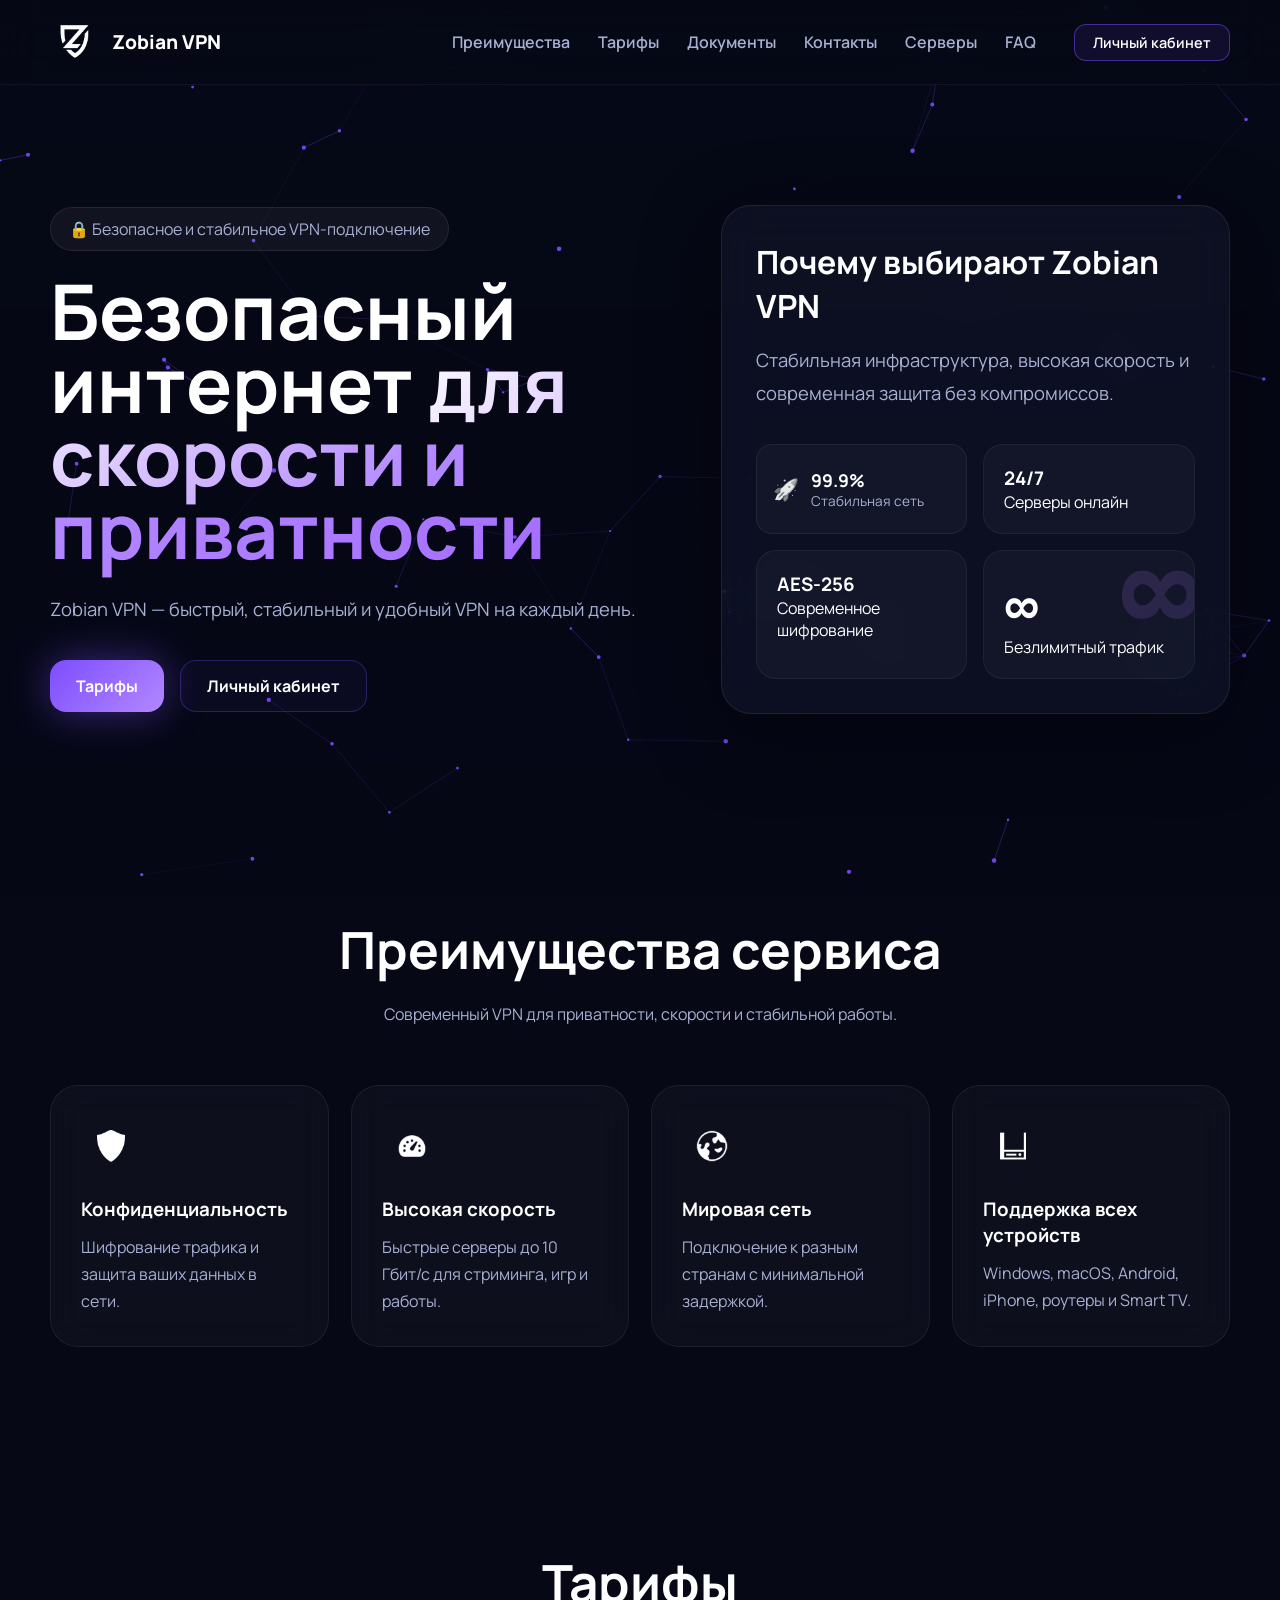
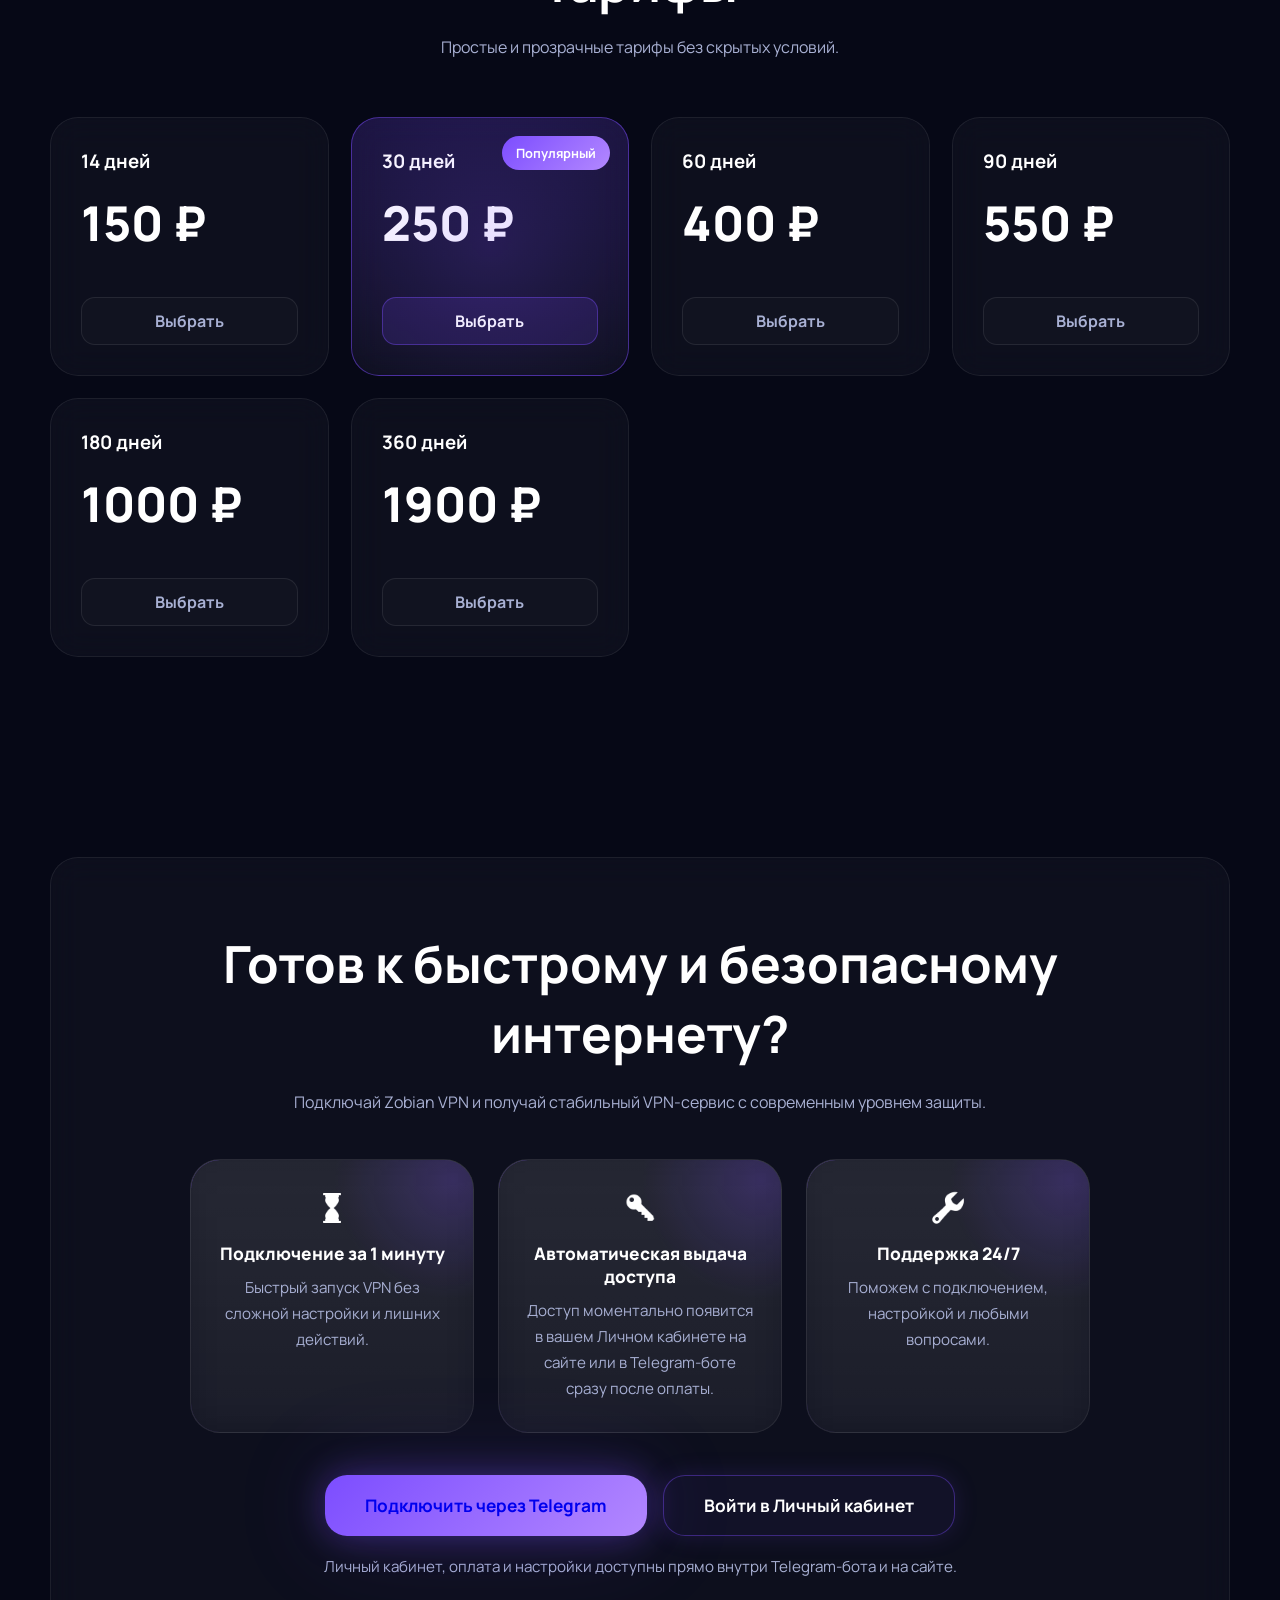
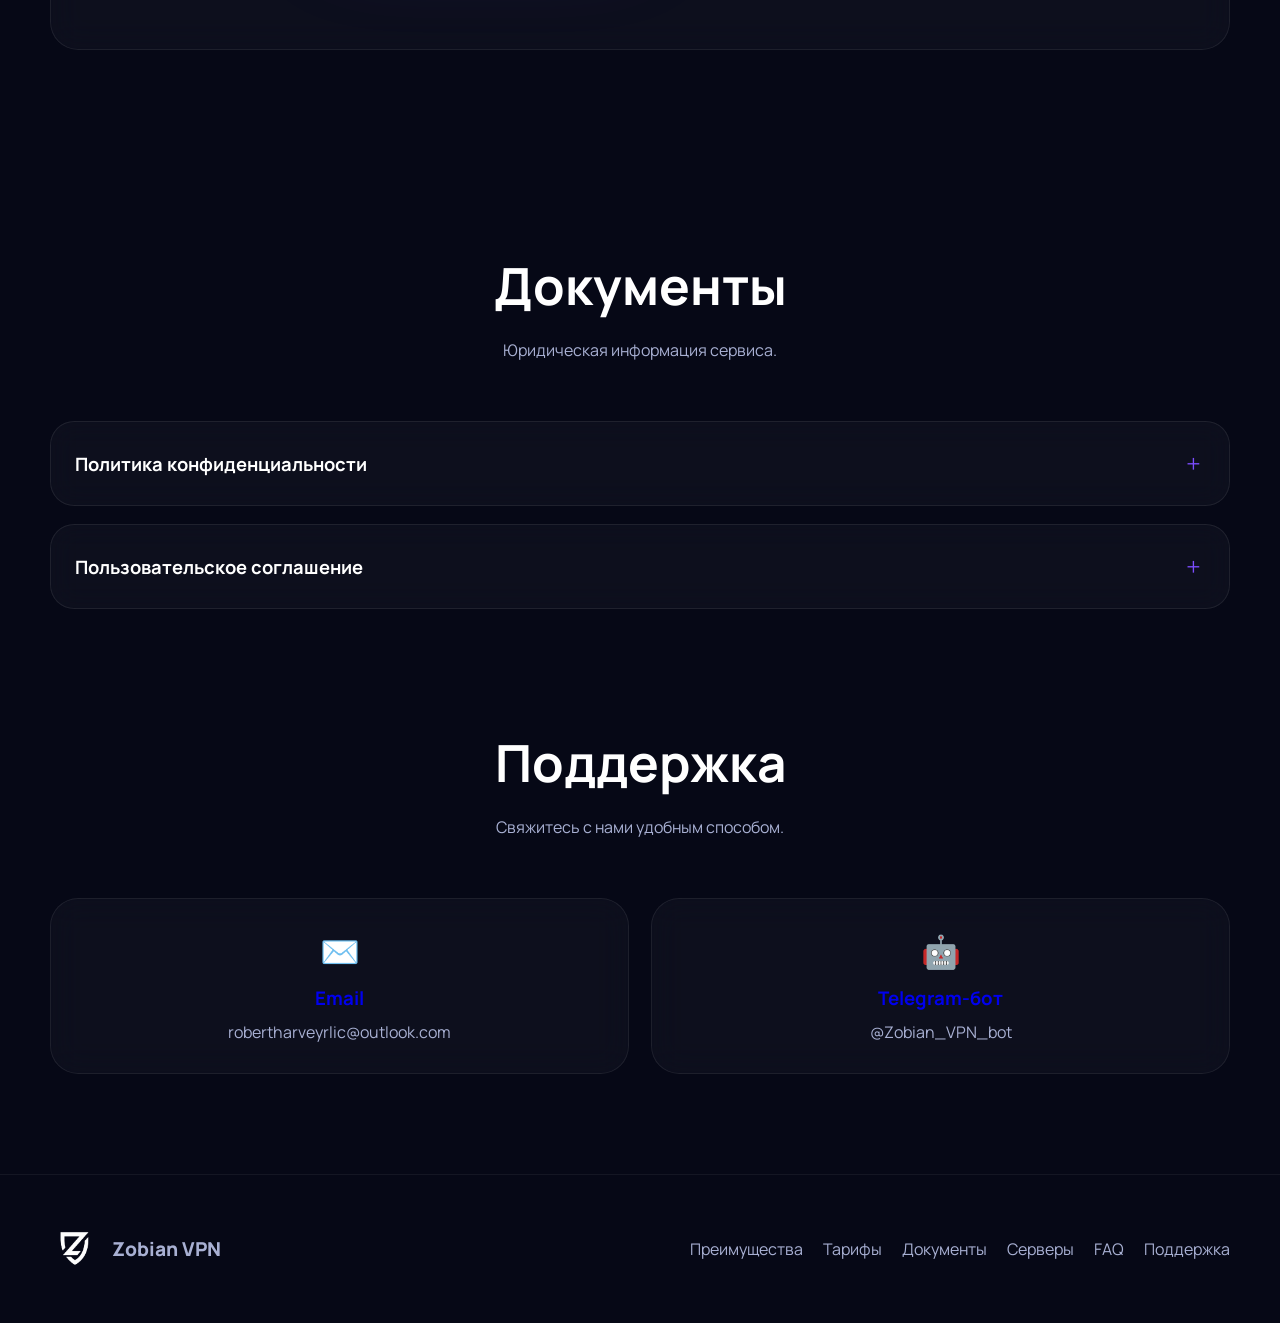
<file: index.html>
<!DOCTYPE html>
<html lang="ru">
<head>
  <meta charset="UTF-8" />
  <meta name="viewport" content="width=device-width, initial-scale=1.0" />
  <title>Zobian VPN</title>

  <link rel="icon" type="image/png" href="logo.png">

  <link rel="preconnect" href="https://fonts.googleapis.com">
  <link rel="preconnect" href="https://fonts.gstatic.com" crossorigin>
  <link href="https://fonts.googleapis.com/css2?family=Manrope:wght@400;500;700;800&display=swap" rel="stylesheet">
  <link rel="stylesheet" href="style.css">
</head>
<body>
  <canvas id="particles-canvas" aria-hidden="true"></canvas>
  <div class="noise"></div>
  <header>
    <div class="container nav">
      <div class="logo" onclick="window.scrollTo({top: 0, behavior: 'smooth'});" style="cursor:pointer;">
        <div class="logo-box">
          <img src="logo.png" alt="logo" style="width:100%;height:100%;object-fit:contain;" onerror="this.style.display='none'; this.parentNode.innerHTML='ZB';">
        </div>
        <span>Zobian VPN</span>
      </div>
      <div class="nav-links" id="navLinks">
        <a href="#features">Преимущества</a>
        <a href="#pricing">Тарифы</a>
        <a href="#docs">Документы</a>
        <a href="#contact">Контакты</a>
        <a href="servers.html">Серверы</a>
        <a href="faq.html">FAQ</a>
        <a href="https://miniapp.zobian.pro/" class="btn-cabinet">Личный кабинет</a>
      </div>
      <button class="burger" id="burgerBtn" onclick="document.getElementById('navLinks').classList.toggle('active'); this.classList.toggle('active');">
        <span></span>
        <span></span>
        <span></span>
      </button>
    </div>
  </header>
  <section class="hero">
    <div class="container hero-grid">
      <div>
        <div class="badge">🔒 Безопасное и стабильное VPN-подключение</div>
        <h1>Безопасный интернет&nbsp;<span class="gradient">для <br>скорости и приватности</span></h1>
        <p>Zobian VPN — быстрый, стабильный и удобный VPN на каждый день.</p>
        <div class="hero-actions">
          <a href="#pricing" class="btn btn-primary">Тарифы</a>
          <a href="https://miniapp.zobian.pro/" class="btn" style="border:1px solid rgba(124,77,255,.3);color:#fff;background:rgba(124,77,255,.05);">Личный кабинет</a>
        </div>
      </div>
      <div class="glass-card">
        <h2 style="font-size:2rem;margin-bottom:16px;">Почему выбирают Zobian VPN</h2>
        <p style="color:var(--muted);line-height:1.8;">Стабильная инфраструктура, высокая скорость и современная защита без компромиссов.</p>
        <div class="stats">
          <div class="stat mini">
            <div class="icon rocket-icon">🚀</div>
            <div>
              <div class="value">99.9%</div>
              <div class="label">Стабильная сеть</div>
            </div>
          </div>
          <div class="stat"><h3>24/7</h3><span>Серверы онлайн</span></div>
          <div class="stat"><h3>AES-256</h3><span>Современное шифрование</span></div>
          <div class="stat infinity-stat">
            <div class="infinity-bg">∞</div>
            <h3>∞</h3>
            <span>Безлимитный трафик</span>
          </div>
        </div>
      </div>
    </div>
  </section>
  <section class="section" id="features">
    <div class="container">
      <h2 class="section-title">Преимущества сервиса</h2>
      <p class="section-subtitle">Современный VPN для приватности, скорости и стабильной работы.</p>
      <div class="features-grid">
        <div class="feature-card"><div class="feature-icon"><img src="shield.png" alt="" style="width:32px;height:32px;filter:brightness(0) invert(1);"></div><h3>Конфиденциальность</h3><p style="color:var(--muted);margin-top:12px;line-height:1.7;">Шифрование трафика и защита ваших данных в сети.</p></div>
        <div class="feature-card"><div class="feature-icon"><img src="speed.png" alt="" style="width:32px;height:32px;filter:brightness(0) invert(1);"></div><h3>Высокая скорость</h3><p style="color:var(--muted);margin-top:12px;line-height:1.7;">Быстрые серверы до 10 Гбит/с для стриминга, игр и работы.</p></div>
        <div class="feature-card"><div class="feature-icon"><img src="planet.png" alt="" style="width:32px;height:32px;filter:brightness(0) invert(1);"></div><h3>Мировая сеть</h3><p style="color:var(--muted);margin-top:12px;line-height:1.7;">Подключение к разным странам с минимальной задержкой.</p></div>
        <div class="feature-card"><div class="feature-icon"><img src="pc.png" alt="" style="width:32px;height:32px;filter:brightness(0) invert(1);"></div><h3>Поддержка всех устройств</h3><p style="color:var(--muted);margin-top:12px;line-height:1.7;">Windows, macOS, Android, iPhone, роутеры и Smart TV.</p></div>
      </div>
    </div>
  </section>
  <section class="section" id="pricing">
    <div class="container">
      <h2 class="section-title">Тарифы</h2>
      <p class="section-subtitle">Простые и прозрачные тарифы без скрытых условий.</p>
      <div class="pricing-grid">
        <a href="https://miniapp.zobian.pro/subscription/purchase" class="price-card">
          <h3>14 дней</h3>
          <div class="price">150 ₽</div>
          <div class="btn-select">Выбрать</div>
        </a>
        <a href="https://miniapp.zobian.pro/subscription/purchase" class="price-card popular">
          <h3>30 дней</h3>
          <div class="price">250 ₽</div>
          <div class="popular-badge">Популярный</div>
          <div class="btn-select">Выбрать</div>
        </a>
        <a href="https://miniapp.zobian.pro/subscription/purchase" class="price-card">
          <h3>60 дней</h3>
          <div class="price">400 ₽</div>
          <div class="btn-select">Выбрать</div>
        </a>
        <a href="https://miniapp.zobian.pro/subscription/purchase" class="price-card">
          <h3>90 дней</h3>
          <div class="price">550 ₽</div>
          <div class="btn-select">Выбрать</div>
        </a>
        <a href="https://miniapp.zobian.pro/subscription/purchase" class="price-card">
          <h3>180 дней</h3>
          <div class="price">1000 ₽</div>
          <div class="btn-select">Выбрать</div>
        </a>
        <a href="https://miniapp.zobian.pro/subscription/purchase" class="price-card">
          <h3>360 дней</h3>
          <div class="price">1900 ₽</div>
          <div class="btn-select">Выбрать</div>
        </a>
      </div>
    </div>
  </section>
  <section class="section">
    <div class="container">
      <div class="cta-box" id="ctaBox">
        <h2 class="section-title" style="margin-bottom:20px;">Готов к быстрому и безопасному интернету?</h2>
        <p class="section-subtitle" style="margin-bottom:20px;">Подключай Zobian VPN и получай стабильный VPN-сервис с современным уровнем защиты.</p>
        <div class="trust-grid">
          <div class="trust-card">
            <img src="timer.png" alt="" style="width:36px;height:36px;margin-bottom:16px;filter:brightness(0) invert(1);">
            <div class="trust-title">Подключение за 1 минуту</div>
            <div class="trust-text">Быстрый запуск VPN без сложной настройки и лишних действий.</div>
          </div>
          <div class="trust-card">
            <img src="send.png" alt="" style="width:36px;height:36px;margin-bottom:16px;filter:brightness(0) invert(1);">
            <div class="trust-title">Автоматическая выдача доступа</div>
            <div class="trust-text">Доступ моментально появится в вашем Личном кабинете на сайте или в Telegram-боте сразу после оплаты.</div>
          </div>
          <div class="trust-card">
            <img src="tp.png" alt="" style="width:36px;height:36px;margin-bottom:16px;filter:brightness(0) invert(1);">
            <div class="trust-title">Поддержка 24/7</div>
            <div class="trust-text">Поможем с подключением, настройкой и любыми вопросами.</div>
          </div>
        </div>
        <div class="cta-buttons">
          <a href="https://t.me/Zobian_VPN_bot" target="_blank" class="btn telegram-btn">Подключить через Telegram</a>
          <a href="https://miniapp.zobian.pro/" target="_blank" class="btn cta-cabinet-btn">Войти в Личный кабинет</a>
        </div>
        <p style="margin-top:18px;font-size:.95rem;color:var(--muted);line-height:1.7;">Личный кабинет, оплата и настройки доступны прямо внутри Telegram-бота и на сайте.</p>
      </div>
    </div>
  </section>
  <section class="section" id="docs">
    <div class="container">
      <h2 class="section-title">Документы</h2>
      <p class="section-subtitle">Юридическая информация сервиса.</p>

      <details class="accordion">
        <summary>Политика конфиденциальности</summary>
        <div class="accordion-content">
          <p><strong style="color:#fff;">1. Общие положения</strong></p>
          <p>1.1. Настоящая Политика конфиденциальности (далее — «Политика») регулирует порядок обработки и защиты информации, которую Пользователь передаёт при использовании сервиса (далее — «Сервис»).</p>
          <p>1.2. Используя Сервис, Пользователь подтверждает своё согласие с условиями Политики. Если Пользователь не согласен с условиями — он обязан прекратить использование Сервиса.</p>
          <p style="margin-top:16px;"><strong style="color:#fff;">2. Сбор информации</strong></p>
          <p>2.1. Сервис может собирать следующие типы данных: идентификаторы аккаунта (логин, ID, никнейм и т.п.); техническую информацию (IP-адрес, данные о браузере, устройстве и операционной системе); историю взаимодействий с Сервисом.</p>
          <p>2.2. Сервис не требует от Пользователя предоставления паспортных данных, документов, фотографий или другой личной информации, кроме минимально необходимой для работы.</p>
          <p style="margin-top:16px;"><strong style="color:#fff;">3. Использование информации</strong></p>
          <p>3.1. Сервис может использовать полученную информацию исключительно для: обеспечения работы функционала; связи с Пользователем (в том числе для уведомлений и поддержки); анализа и улучшения работы Сервиса.</p>
          <p style="margin-top:16px;"><strong style="color:#fff;">4. Передача информации третьим лицам</strong></p>
          <p>4.1. Администрация не передаёт полученные данные третьим лицам, за исключением случаев: если это требуется по закону; если это необходимо для исполнения обязательств перед Пользователем (например, при работе с платёжными системами); если Пользователь сам дал на это согласие.</p>
          <p style="margin-top:16px;"><strong style="color:#fff;">5. Хранение и защита данных</strong></p>
          <p>5.1. Данные хранятся в течение срока, необходимого для достижения целей обработки.</p>
          <p>5.2. Администрация принимает разумные меры для защиты данных, но не гарантирует абсолютную безопасность информации при передаче через интернет.</p>
          <p style="margin-top:16px;"><strong style="color:#fff;">6. Отказ от ответственности</strong></p>
          <p>6.1. Пользователь понимает и соглашается, что передача информации через интернет всегда сопряжена с рисками.</p>
          <p>6.2. Администрация не несёт ответственности за утрату, кражу или раскрытие данных, если это произошло по вине третьих лиц или самого Пользователя.</p>
          <p style="margin-top:16px;"><strong style="color:#fff;">7. Изменения в Политике</strong></p>
          <p>7.1. Администрация вправе изменять условия Политики без предварительного уведомления.</p>
          <p>7.2. Продолжение использования Сервиса после внесения изменений означает согласие Пользователя с новой редакцией Политики.</p>
        </div>
      </details>

      <details class="accordion">
        <summary>Пользовательское соглашение</summary>
        <div class="accordion-content">
          <p><strong style="color:#fff;">1. Общие положения</strong></p>
          <p>1.1. Настоящее Пользовательское соглашение (далее — «Соглашение») регулирует порядок использования онлайн-сервиса (далее — «Сервис»), предоставляемого Администрацией.</p>
          <p>1.2. Используя Сервис, включая запуск бота, регистрацию, оплату услуг или получение доступа к материалам, Пользователь подтверждает, что полностью ознакомился с условиями настоящего Соглашения и принимает их в полном объёме.</p>
          <p>1.3. В случае несогласия с условиями Соглашения Пользователь обязан прекратить использование Сервиса.</p>
          <p style="margin-top:16px;"><strong style="color:#fff;">2. Характер услуг и цифровых товаров</strong></p>
          <p>2.1. Сервис предоставляет цифровые товары и услуги нематериального характера, включая, но не ограничиваясь: информационные материалы, обучающие программы, консультации, цифровые продукты и сервисные услуги.</p>
          <p>2.2. Пользователь осознаёт и соглашается, что ценность цифровых товаров и услуг Сервиса заключается в систематизации, анализе, форме подачи, сопровождении, поддержке и обновлениях.</p>
          <p>2.3. Сервис не заявляет и не гарантирует уникальность, исключительность или недоступность отдельных элементов материалов вне Сервиса.</p>
          <p style="margin-top:16px;"><strong style="color:#fff;">3. Отказ от гарантий и ответственности</strong></p>
          <p>3.1. Сервис предоставляется на условиях «AS IS» («как есть»).</p>
          <p>3.2. Администрация не гарантирует: соответствие Сервиса ожиданиям Пользователя; достижение каких-либо финансовых, коммерческих, профессиональных или иных результатов; бесперебойную и безошибочную работу Сервиса.</p>
          <p>3.3. Администрация не несёт ответственности за любые прямые или косвенные убытки, включая упущенную выгоду; последствия применения Пользователем полученных материалов; действия или бездействие третьих лиц; временные технические сбои и ограничения доступа.</p>
          <p>3.4. Все решения о применении материалов, рекомендаций и услуг принимаются Пользователем самостоятельно и на его риск.</p>
          <p style="margin-top:16px;"><strong style="color:#fff;">4. Законность использования</strong></p>
          <p>4.1. Сервис не предназначен для поощрения, организации или содействия противоправной деятельности.</p>
          <p>4.2. Пользователь обязуется использовать Сервис исключительно в рамках применимого законодательства и правил третьих сторон.</p>
          <p>4.3. Ответственность за законность использования материалов и услуг Сервиса полностью возлагается на Пользователя.</p>
          <p style="margin-top:16px;"><strong style="color:#fff;">5. Интеллектуальная собственность</strong></p>
          <p>5.1. Все материалы, размещённые в Сервисе, охраняются законодательством об интеллектуальной собственности.</p>
          <p>5.2. Пользователю запрещается копировать, распространять, перепродавать, передавать третьим лицам или иным образом использовать материалы Сервиса без разрешения правообладателя.</p>
          <p>5.3. Нарушение прав интеллектуальной собственности может повлечь ограничение доступа к Сервису без компенсации.</p>
          <p style="margin-top:16px;"><strong style="color:#fff;">6. Ограничение доступа</strong></p>
          <p>6.1. Администрация вправе приостановить или ограничить доступ Пользователя к Сервису в случае: нарушения условий настоящего Соглашения; выявления злоупотреблений; требований законодательства или платёжных провайдеров.</p>
          <p>6.2. Ограничение доступа не освобождает Пользователя от обязательств, возникших ранее.</p>
          <p>6.3. Администрация оставляет за собой право отказывать в обслуживании Пользователям, чьи действия могут создавать повышенные риски для Сервиса, платёжных провайдеров или третьих лиц.</p>
          <p style="margin-top:16px;"><strong style="color:#fff;">7. Платежи и возвраты</strong></p>
          <p>7.1. Оплата услуг и цифровых товаров производится на условиях, указанных в Сервисе до момента оплаты.</p>
          <p>7.2. В связи с нематериальным характером цифровых товаров и услуг, возврат денежных средств после предоставления доступа не осуществляется, за исключением случаев, указанных ниже.</p>
          <p>7.3. Возврат средств возможен только если: услуга не была оказана по технической вине Сервиса; доступ к цифровому товару фактически не был предоставлен.</p>
          <p>7.4. Для рассмотрения вопроса о возврате Пользователь обязан обратиться в службу поддержки в течение 24 часов с момента оплаты.</p>
          <p>7.5. Решение о возврате принимается Администрацией индивидуально.</p>
          <p>7.6. Пользователь подтверждает, что обязуется не инициировать возврат платежа (chargeback) через платёжные системы без предварительного обращения в службу поддержки Сервиса.</p>
          <p style="margin-top:16px;"><strong style="color:#fff;">8. Конфиденциальность</strong></p>
          <p>8.1. Администрация может собирать минимально необходимые технические данные для обеспечения работы Сервиса.</p>
          <p>8.2. Администрация принимает разумные меры для защиты данных, однако не гарантирует абсолютную безопасность передаваемой информации.</p>
          <p style="margin-top:16px;"><strong style="color:#fff;">9. Изменение условий</strong></p>
          <p>9.1. Администрация вправе вносить изменения в настоящее Соглашение.</p>
          <p>9.2. Актуальная версия Соглашения публикуется в Сервисе.</p>
          <p>9.3. Продолжение использования Сервиса означает согласие Пользователя с обновлёнными условиями.</p>
          <p style="margin-top:16px;"><strong style="color:#fff;">10. Контактная информация</strong></p>
          <p>10.1. По всем вопросам Пользователь может обратиться в службу поддержки по электронной почте: robertharveyrlic@outlook.com</p>
          <p style="margin-top:20px;color:var(--muted);font-style:italic;">Используя Сервис (в том числе запуская бота и/или вводя команду /start), Пользователь подтверждает, что ознакомлен с настоящим Соглашением и принимает его условия в полном объёме.</p>
        </div>
      </details>
    </div>
  </section>
  <section class="section" id="contact" style="padding-top:0;">
    <div class="container">
      <h2 class="section-title">Поддержка</h2>
      <p class="section-subtitle">Свяжитесь с нами удобным способом.</p>
      <div class="support-grid">
        <a href="mailto:robertharveyrlic@outlook.com" class="support-card">
          <div style="font-size:2rem;margin-bottom:12px;">✉️</div>
          <h3>Email</h3>
          <p style="margin-top:10px;color:var(--muted);">robertharveyrlic@outlook.com</p>
        </a>
        <a href="https://t.me/Zobian_VPN_bot" target="_blank" class="support-card">
          <div style="font-size:2rem;margin-bottom:12px;">🤖</div>
          <h3>Telegram-бот</h3>
          <p style="margin-top:10px;color:var(--muted);">@Zobian_VPN_bot</p>
        </a>
      </div>
    </div>
  </section>
  <footer>
    <div class="container footer-grid">
      <div>
        <div class="logo" style="margin-bottom:0;">
          <div class="logo-box">
            <img src="logo.png" alt="logo" style="width:100%;height:100%;object-fit:contain;" onerror="this.style.display='none'; this.parentNode.innerHTML='ZB';">
          </div>
          <span>Zobian VPN</span>
        </div>
      </div>
      <div class="footer-links">
        <a href="#features">Преимущества</a>
        <a href="#pricing">Тарифы</a>
        <a href="#docs">Документы</a>
        <a href="servers.html">Серверы</a>
        <a href="faq.html">FAQ</a>
        <a href="https://t.me/maineex" target="_blank">Поддержка</a>
      </div>
    </div>
  </footer>
  <a href="https://miniapp.zobian.pro/subscription/purchase" class="floating-cta" id="floatingCTA">Оформить Zobian VPN</a>
  <script src="particles.js?v=1.1"></script>
</body>
</html>
</file>
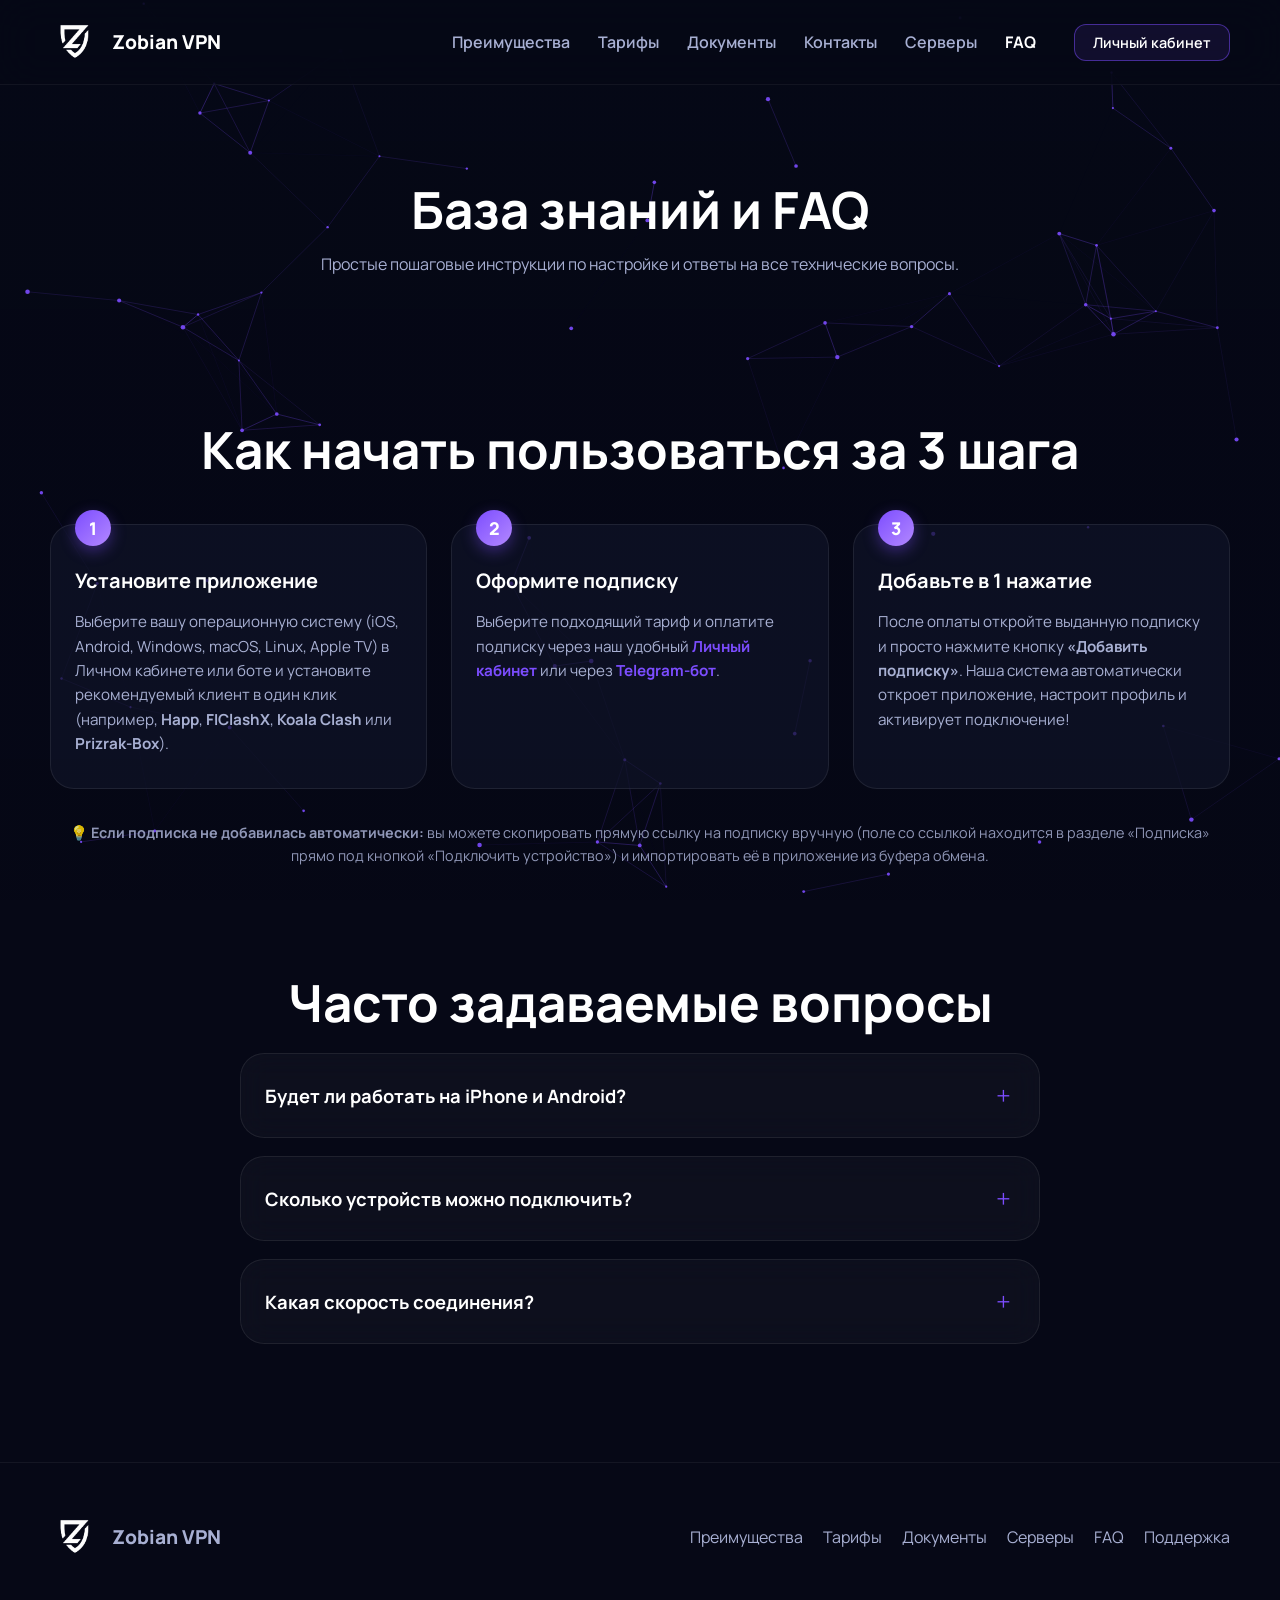
<file: faq.html>
<!DOCTYPE html>
<html lang="ru">
<head>
  <meta charset="UTF-8" />
  <meta name="viewport" content="width=device-width, initial-scale=1.0" />
  <title>FAQ и Инструкции — Zobian VPN</title>

  <link rel="icon" type="image/png" href="logo.png">

  <link rel="preconnect" href="https://fonts.googleapis.com">
  <link rel="preconnect" href="https://fonts.gstatic.com" crossorigin>
  <link href="https://fonts.googleapis.com/css2?family=Manrope:wght@400;500;700;800&display=swap" rel="stylesheet">
  <link rel="stylesheet" href="style.css">
  <style>
    .faq-hero {
      padding: 100px 0 40px;
      text-align: center;
    }
    
    /* Onboarding steps styles */
    .steps-section {
      padding: 40px 0;
    }
    .steps-grid {
      display: grid;
      grid-template-columns: repeat(auto-fit, minmax(300px, 1fr));
      gap: 24px;
      margin-top: 40px;
    }
    .step-card {
      background: var(--card);
      border: 1px solid var(--border);
      border-radius: 24px;
      padding: 32px 24px;
      position: relative;
      transition: transform 0.3s, border-color 0.3s;
    }
    .step-card:hover {
      transform: translateY(-5px);
      border-color: rgba(124, 77, 255, 0.3);
    }
    .step-num {
      position: absolute;
      top: -15px;
      left: 24px;
      background: linear-gradient(135deg, #7c4dff, #b388ff);
      color: #fff;
      font-weight: 800;
      font-size: 1.1rem;
      width: 36px;
      height: 36px;
      border-radius: 50%;
      display: flex;
      align-items: center;
      justify-content: center;
      box-shadow: 0 5px 15px rgba(124, 77, 255, 0.4);
    }
    .step-title {
      font-size: 1.25rem;
      font-weight: 700;
      color: #fff;
      margin-bottom: 16px;
      margin-top: 10px;
    }
    .step-text {
      color: var(--muted);
      font-size: 0.95rem;
      line-height: 1.6;
    }
    .platform-links {
      display: flex;
      flex-wrap: wrap;
      gap: 8px;
      margin-top: 16px;
    }
    .platform-btn {
      background: rgba(255, 255, 255, 0.03);
      border: 1px solid rgba(255, 255, 255, 0.08);
      color: #fff;
      padding: 6px 12px;
      border-radius: 10px;
      font-size: 0.8rem;
      font-weight: 600;
      text-decoration: none;
      transition: background 0.2s, border-color 0.2s;
    }
    .platform-btn:hover {
      background: rgba(124, 77, 255, 0.1);
      border-color: rgba(124, 77, 255, 0.4);
    }
    
    /* FAQ Sectionspecific styles */
    .faq-accordion-section {
      padding: 60px 0 100px;
    }
    .faq-container {
      max-width: 800px;
      margin: 0 auto;
    }
  </style>
</head>
<body>
  <canvas id="particles-canvas" aria-hidden="true"></canvas>
  <div class="noise"></div>
  <header>
    <div class="container nav">
      <div class="logo" onclick="window.location.href='index.html';" style="cursor:pointer;">
        <div class="logo-box">
          <img src="logo.png" alt="logo" style="width:100%;height:100%;object-fit:contain;" onerror="this.style.display='none'; this.parentNode.innerHTML='ZB';">
        </div>
        <span>Zobian VPN</span>
      </div>
      <div class="nav-links" id="navLinks">
        <a href="index.html#features">Преимущества</a>
        <a href="index.html#pricing">Тарифы</a>
        <a href="index.html#docs">Документы</a>
        <a href="index.html#contact">Контакты</a>
        <a href="servers.html">Серверы</a>
        <a href="faq.html" class="active">FAQ</a>
        <a href="https://miniapp.zobian.pro/" class="btn-cabinet">Личный кабинет</a>
      </div>
      <button class="burger" id="burgerBtn" onclick="document.getElementById('navLinks').classList.toggle('active'); this.classList.toggle('active');">
        <span></span>
        <span></span>
        <span></span>
      </button>
    </div>
  </header>

  <main>
    <section class="faq-hero">
      <div class="container">
        <h1 class="section-title">База знаний и FAQ</h1>
        <p class="section-subtitle">Простые пошаговые инструкции по настройке и ответы на все технические вопросы.</p>
      </div>
    </section>

    <!-- Installation & Getting Started Section -->
    <section class="steps-section">
      <div class="container">
        <h2 class="section-title">Как начать пользоваться за 3 шага</h2>
        <div class="steps-grid">
          <div class="step-card">
            <div class="step-num">1</div>
            <div class="step-title">Установите приложение</div>
            <div class="step-text">
              Выберите вашу операционную систему (iOS, Android, Windows, macOS, Linux, Apple TV) в Личном кабинете или боте и установите рекомендуемый клиент в один клик (например, <strong>Happ</strong>, <strong>FIClashX</strong>, <strong>Koala Clash</strong> или <strong>Prizrak-Box</strong>).
            </div>
          </div>
          
          <div class="step-card">
            <div class="step-num">2</div>
            <div class="step-title">Оформите подписку</div>
            <div class="step-text">
              Выберите подходящий тариф и оплатите подписку через наш удобный <a href="https://miniapp.zobian.pro/" style="color:var(--accent);text-decoration:none;font-weight:700;">Личный кабинет</a> или через <a href="https://t.me/Zobian_VPN_bot" style="color:var(--accent);text-decoration:none;font-weight:700;" target="_blank">Telegram-бот</a>.
            </div>
          </div>
          
          <div class="step-card">
            <div class="step-num">3</div>
            <div class="step-title">Добавьте в 1 нажатие</div>
            <div class="step-text">
              После оплаты откройте выданную подписку и просто нажмите кнопку <strong>«Добавить подписку»</strong>. Наша система автоматически откроет приложение, настроит профиль и активирует подключение!
            </div>
          </div>
        </div>
        <p style="text-align:center; color:var(--muted); font-size:0.9rem; margin-top:32px; opacity:0.85; line-height:1.6;">
          💡 <strong>Если подписка не добавилась автоматически:</strong> вы можете скопировать прямую ссылку на подписку вручную (поле со ссылкой находится в разделе «Подписка» прямо под кнопкой «Подключить устройство») и импортировать её в приложение из буфера обмена.
        </p>
      </div>
    </section>

    <!-- FAQ Accordion Section -->
    <section class="faq-accordion-section">
      <div class="container faq-container">
        <h2 class="section-title">Часто задаваемые вопросы</h2>
        
        <details class="accordion">
          <summary>Будет ли работать на iPhone и Android?</summary>
          <div class="accordion-content">
            <p>Да, абсолютно на всех устройствах! Наш VPN совместим с мобильными телефонами и планшетами на iOS (iPhone, iPad) и Android, домашними компьютерами и ноутбуками на Windows, macOS и Linux, а также со Smart TV и роутерами. Вы можете использовать одну подписку на нескольких устройствах одновременно.</p>
          </div>
        </details>

        <details class="accordion">
          <summary>Сколько устройств можно подключить?</summary>
          <div class="accordion-content">
            <p>В рамках одной активной подписки вы можете одновременно подключить до <strong>10 устройств</strong> (например, ваши смартфоны, планшеты, компьютеры, ноутбуки и Smart TV). Это позволяет использовать абсолютно все девайсы вашей семьи или команды.</p>
          </div>
        </details>

        <details class="accordion">
          <summary>Какая скорость соединения?</summary>
          <div class="accordion-content">
            <p>Мы не ограничиваем скорость пользователей. Все наши серверы подключены к скоростным сетевым каналам на скорости до <strong>10 Гбит/с</strong>. Реальная скорость зависит от возможностей вашего интернет-провайдера и удаленности от серверов, но в среднем показатели составляют от 150 до 600 Мбит/с. Этого более чем достаточно для мгновенной загрузки сайтов, онлайн-игр с низким пингом и плавного просмотра видео в 4K Ultra HD без единой задержки.</p>
          </div>
        </details>
      </div>
    </section>
  </main>

  <footer>
    <div class="container footer-grid">
      <div class="footer-brand">
        <div class="logo">
          <div class="logo-box">
            <img src="logo.png" alt="logo" style="width:100%;height:100%;object-fit:contain;" onerror="this.style.display='none'; this.parentNode.innerHTML='ZB';">
          </div>
          <span>Zobian VPN</span>
        </div>
      </div>
      <div class="footer-links">
        <a href="index.html#features">Преимущества</a>
        <a href="index.html#pricing">Тарифы</a>
        <a href="index.html#docs">Документы</a>
        <a href="servers.html">Серверы</a>
        <a href="faq.html">FAQ</a>
        <a href="https://t.me/maineex" target="_blank">Поддержка</a>
      </div>
    </div>
  </footer>

  <a href="https://miniapp.zobian.pro/subscription/purchase" class="floating-cta" id="floatingCTA">Оформить Zobian VPN</a>
  <script src="particles.js?v=1.1"></script>
</body>
</html>
</file>
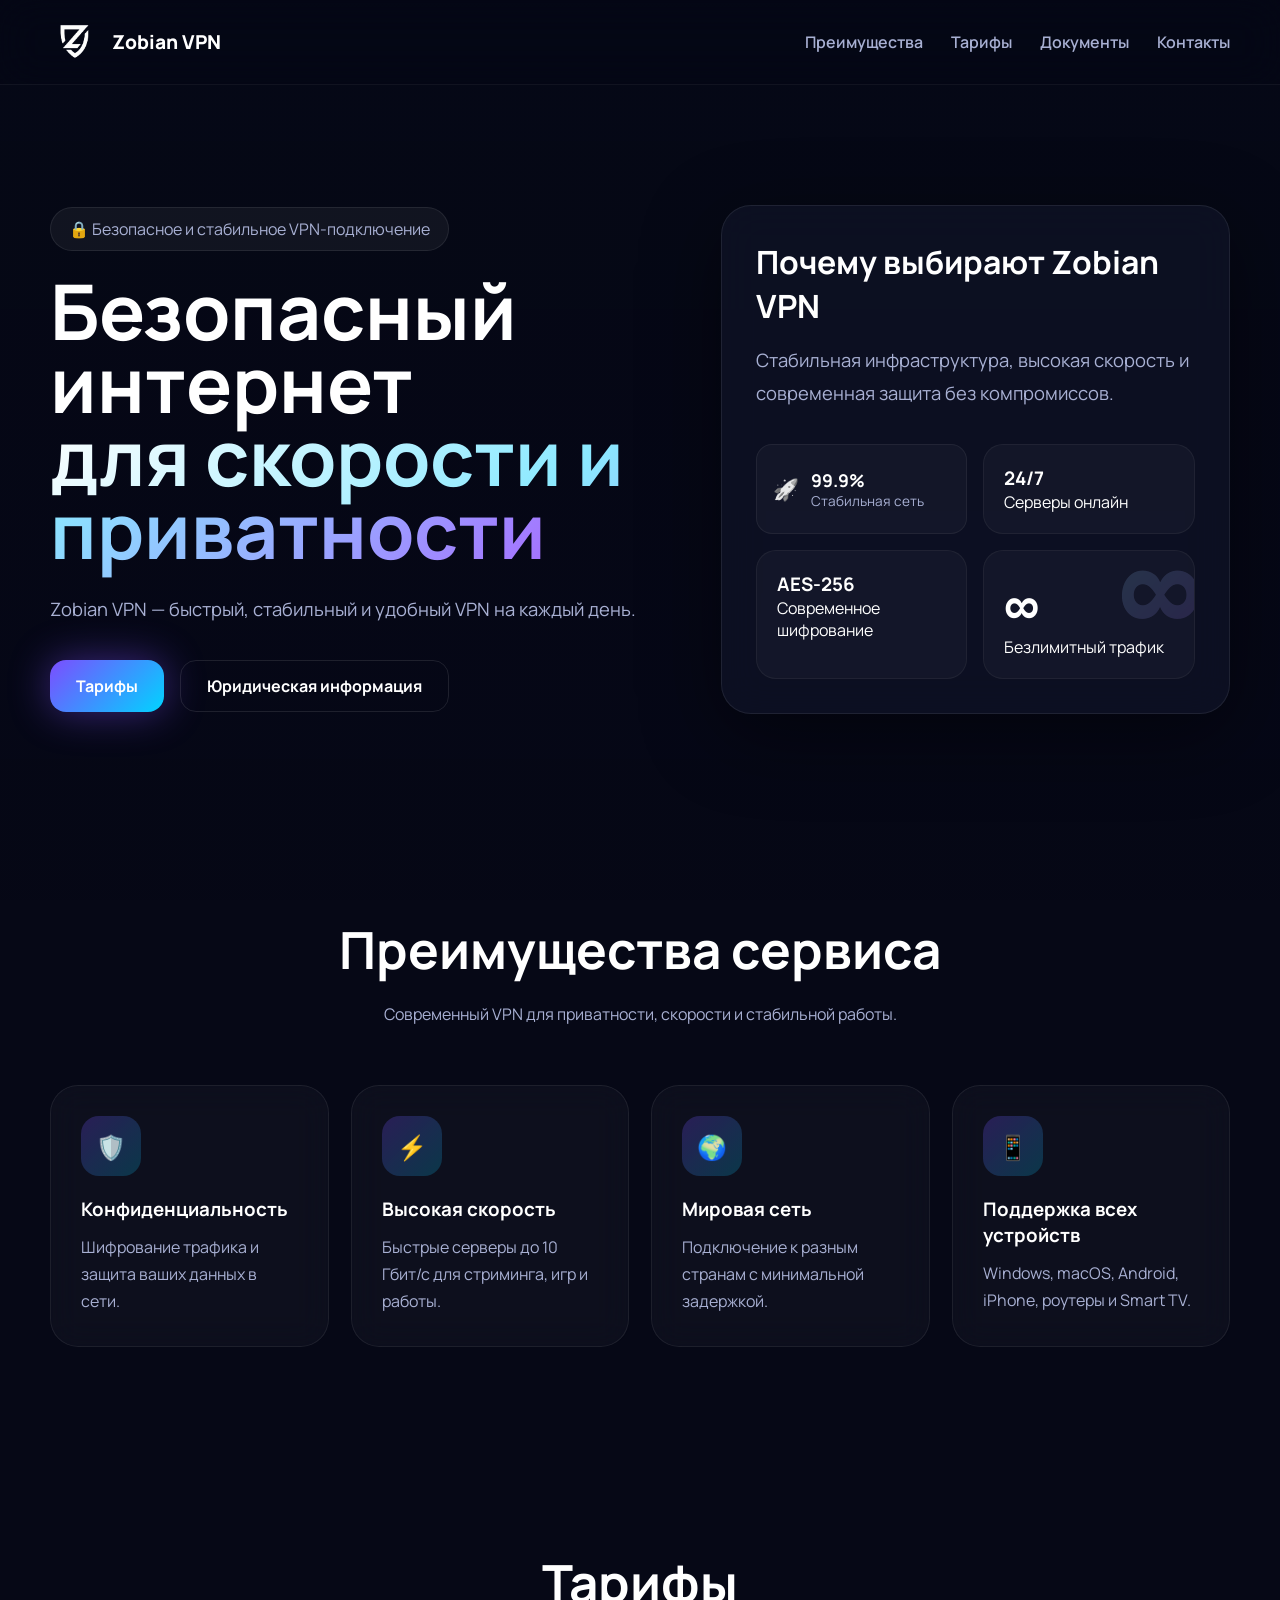
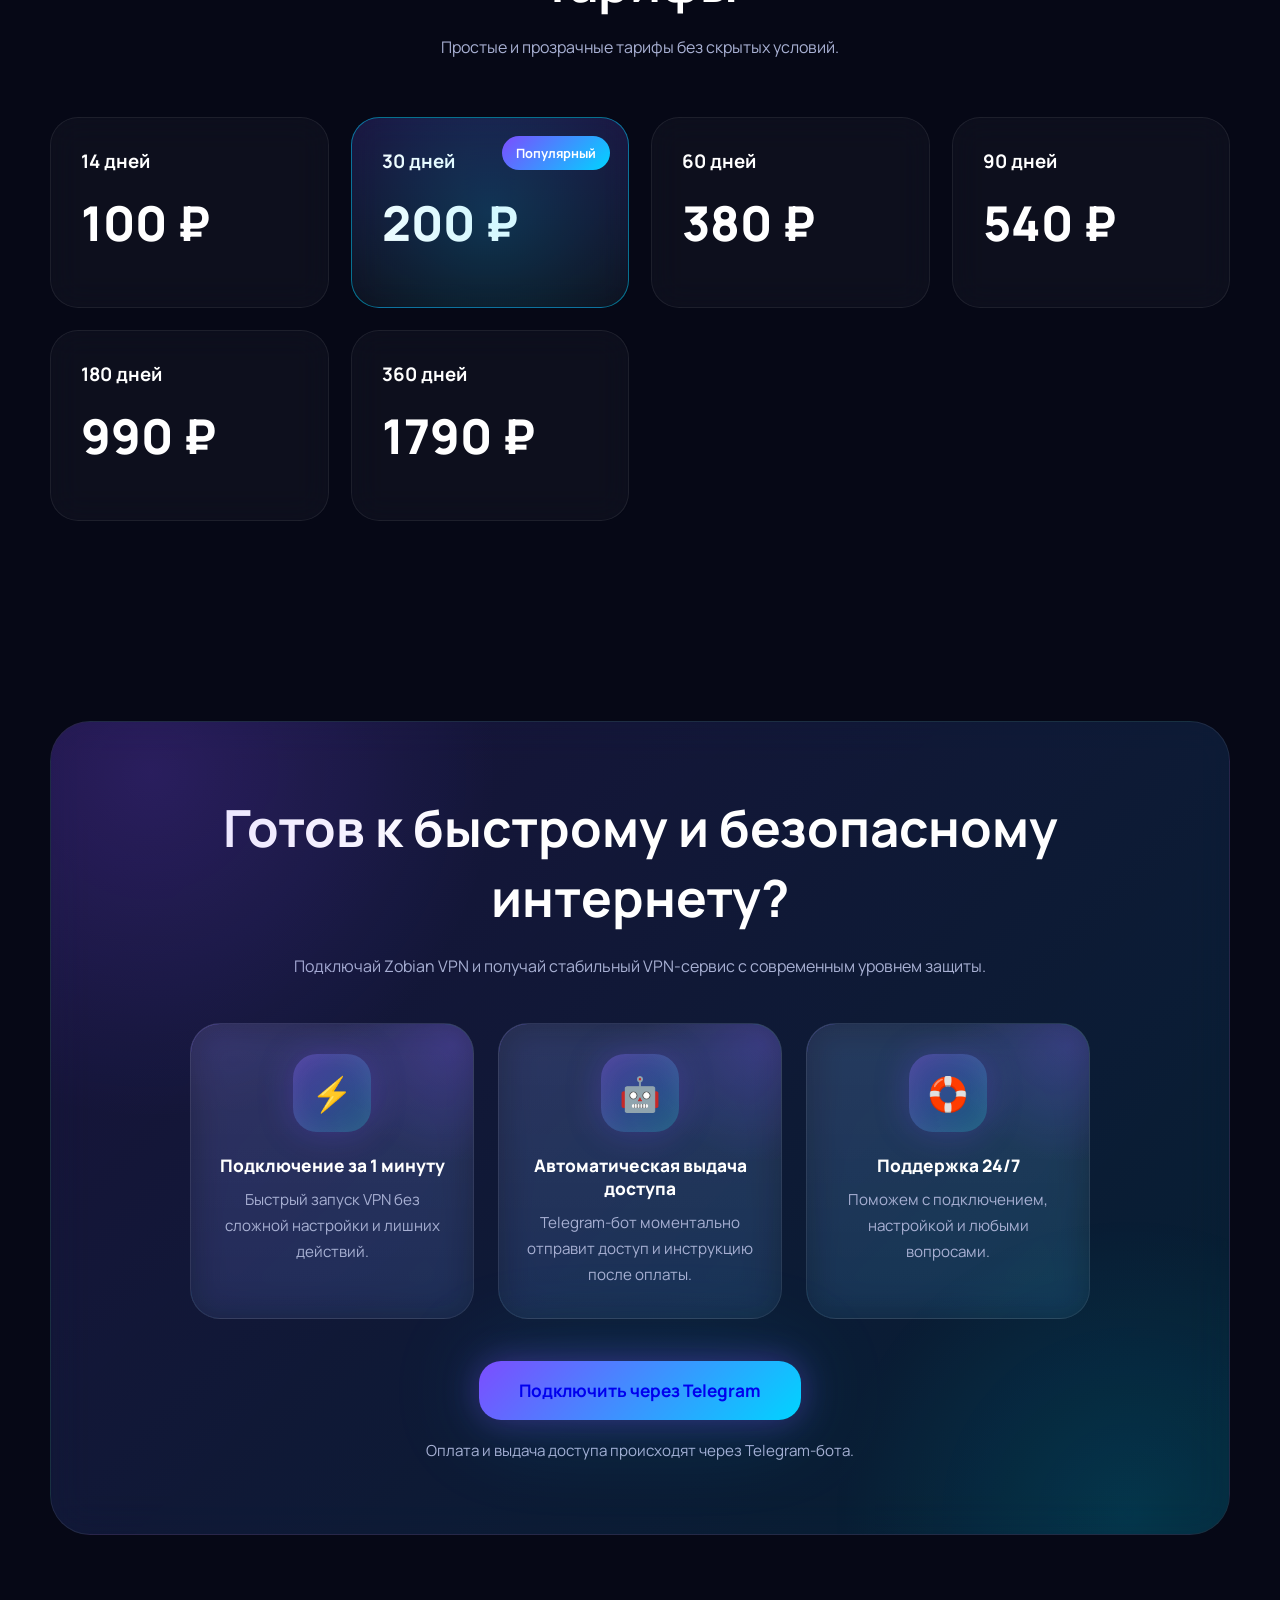
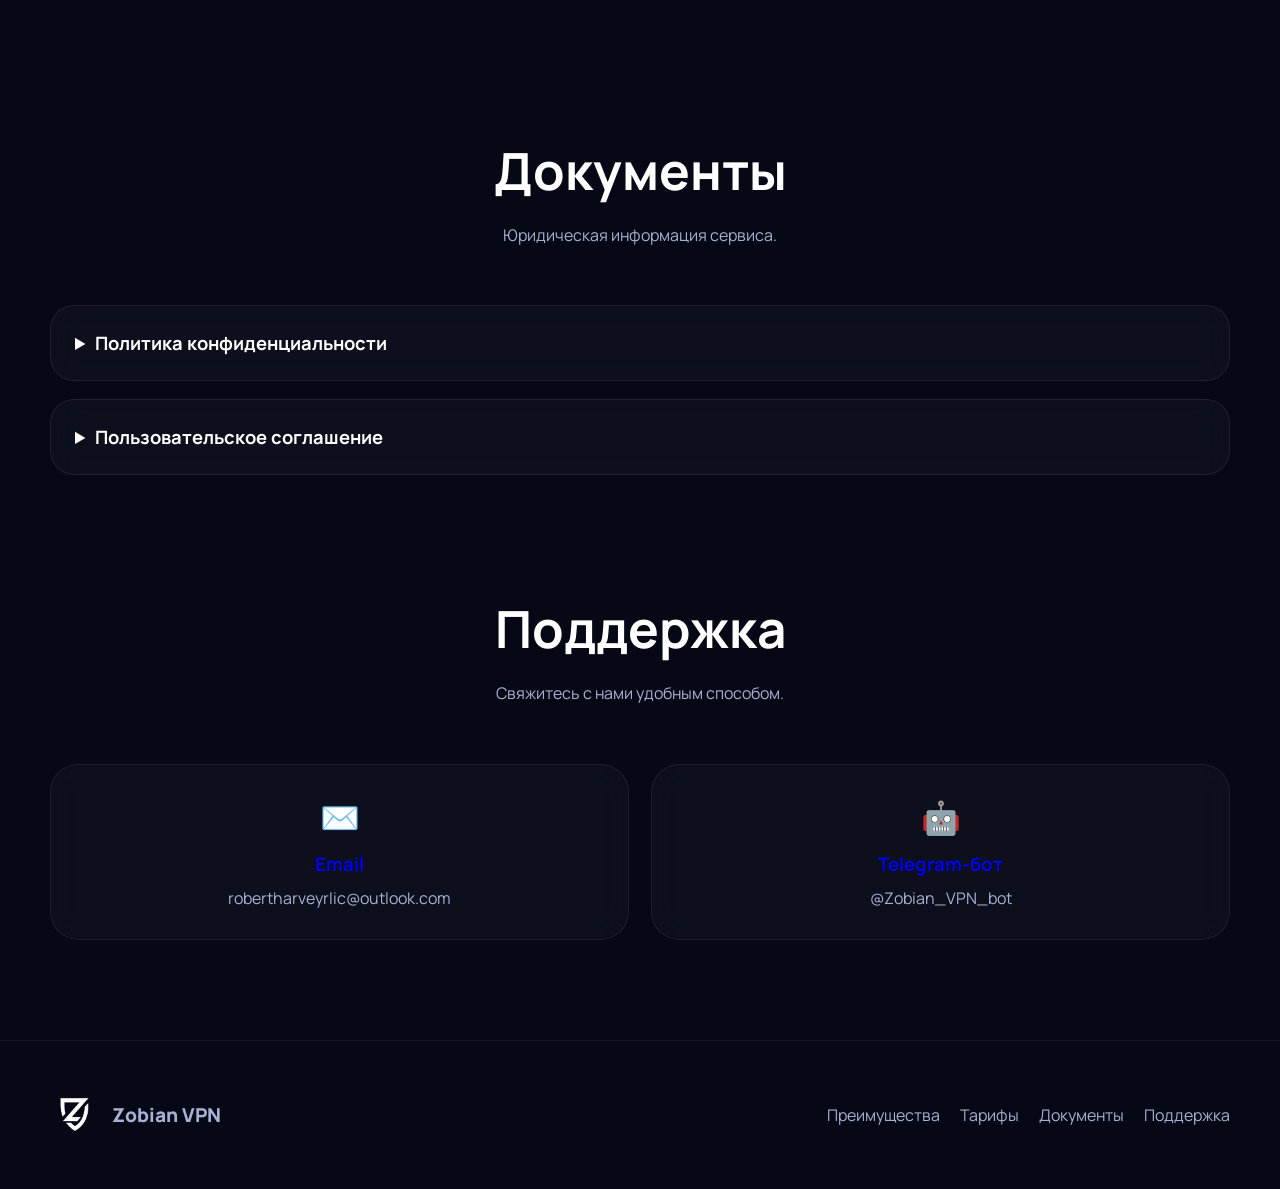
<file: index(1).html>
<!DOCTYPE html>
<html lang="ru">
<head>
<meta charset="UTF-8" />
<meta name="viewport" content="width=device-width, initial-scale=1.0" />
<title>Zobian VPN — Premium VPN</title>

<link rel="icon" type="image/png" href="logo.png">

<link rel="preconnect" href="https://fonts.googleapis.com">
<link rel="preconnect" href="https://fonts.gstatic.com" crossorigin>
<link href="https://fonts.googleapis.com/css2?family=Manrope:wght@400;500;700;800&display=swap" rel="stylesheet">
<style>
:root{
--bg:#060816;
--card:rgba(16,20,40,.72);
--accent:#7c4dff;
--accent2:#00d4ff;
--text:#fff;
--muted:#a8b0d3;
--border:rgba(255,255,255,.08);
--glow:0 0 40px rgba(124,77,255,.45);
}
*{margin:0;padding:0;box-sizing:border-box;scroll-behavior:smooth}
body{
font-family:'Manrope',sans-serif;
background:var(--bg);
color:var(--text);
overflow-x:hidden;
}
body::before{
content:'';
position:fixed;
inset:0;
background:
linear-gradient(rgba(6,8,22,.86),rgba(6,8,22,.92)),
url('https://static.tildacdn.com/tild3466-6138-4539-a432-623631313037/80534_1.jpg') center/cover no-repeat;
z-index:-2;
}
.noise{
position:fixed;
inset:0;
pointer-events:none;
opacity:.03;
background-image:url('https://grainy-gradients.vercel.app/noise.svg');
z-index:999;
}
.container{
width:min(1180px,calc(100% - 40px));
margin:0 auto;
}
header{
position:sticky;
top:0;
z-index:100;
backdrop-filter:blur(20px);
background:rgba(6,8,22,.45);
border-bottom:1px solid rgba(255,255,255,.05);
}
.nav{
display:flex;
justify-content:space-between;
align-items:center;
padding:18px 0;
}
.logo{
display:flex;
align-items:center;
gap:14px;
font-size:1.2rem;
font-weight:800;
}
.logo-box{
width:48px;
height:48px;
display:flex;
align-items:center;
justify-content:center;
overflow:hidden;
}
.nav-links{
display:flex;
gap:28px;
align-items:center;
}
.nav-links a{
color:var(--muted);
text-decoration:none;
font-weight:600;
transition:.25s;
}
.nav-links a:hover{color:#fff}
.burger{
display:none;
font-size:1.8rem;
cursor:pointer;
}
.btn{
display:inline-flex;
align-items:center;
justify-content:center;
padding:14px 26px;
border-radius:16px;
font-weight:700;
text-decoration:none;
transition:.3s;
}
.btn-primary{
background:linear-gradient(135deg,var(--accent),var(--accent2));
color:#fff;
box-shadow:var(--glow);
}
.btn-primary:hover{
transform:translateY(-3px) scale(1.03);
}
.hero{
padding:120px 0 100px;
}
.hero-grid{
display:grid;
grid-template-columns:1.2fr 1fr;
gap:60px;
align-items:center;
}
.badge{
display:inline-flex;
padding:10px 18px;
border-radius:999px;
background:rgba(255,255,255,.05);
border:1px solid rgba(255,255,255,.08);
margin-bottom:24px;
color:var(--muted);
animation:fadeUp .8s ease forwards;
}
h1{
font-size:clamp(3rem,6vw,6rem);
line-height:.95;
margin-bottom:26px;
animation:fadeUp .9s ease forwards;
}
.gradient{
background:linear-gradient(135deg,#fff,#8be9ff,#a56eff);
-webkit-background-clip:text;
-webkit-text-fill-color:transparent;
}
.hero p{
font-size:1.15rem;
line-height:1.8;
color:var(--muted);
margin-bottom:34px;
max-width:640px;
animation:fadeUp 1s ease forwards;
}
.hero-actions{
display:flex;
gap:16px;
flex-wrap:wrap;
animation:fadeUp 1.1s ease forwards;
}
.glass-card{
background:var(--card);
border:1px solid var(--border);
border-radius:30px;
padding:34px;
backdrop-filter:blur(20px);
box-shadow:0 20px 80px rgba(0,0,0,.45);
animation:float 6s ease-in-out infinite;
}
.stats{
display:grid;
grid-template-columns:repeat(2,1fr);
gap:16px;
margin-top:24px;
}
.stat{
padding:20px;
border-radius:20px;
background:rgba(255,255,255,.03);
border:1px solid rgba(255,255,255,.05);
}
.section{
padding:100px 0;
}
.section-title{
font-size:clamp(2rem,4vw,3.4rem);
text-align:center;
margin-bottom:16px;
}
.section-subtitle{
text-align:center;
max-width:760px;
margin:0 auto 56px;
line-height:1.8;
color:var(--muted);
}
.features-grid,.pricing-grid{
display:grid;
grid-template-columns:repeat(auto-fit,minmax(240px,1fr));
gap:22px;
}
.feature-card,.price-card,.support-card{
background:rgba(255,255,255,.03);
border:1px solid rgba(255,255,255,.07);
border-radius:28px;
padding:30px;
backdrop-filter:blur(16px);
transition:.35s;
}
.feature-card:hover,.support-card:hover{
transform:translateY(-8px);
box-shadow:var(--glow);
}
.feature-icon{
width:60px;
height:60px;
border-radius:18px;
display:flex;
align-items:center;
justify-content:center;
font-size:1.5rem;
background:linear-gradient(135deg,rgba(124,77,255,.25),rgba(0,212,255,.2));
margin-bottom:20px;
}
.price-card{
position:relative;
overflow:hidden;
}
.price-card:hover{
transform:translateY(-12px) scale(1.02);
box-shadow:var(--glow);
}
.popular{
border:1px solid rgba(0,212,255,.5);
background:linear-gradient(180deg,rgba(124,77,255,.18),rgba(255,255,255,.03));
}
.popular::before{
content:'';
position:absolute;
inset:-40%;
background:radial-gradient(circle,rgba(0,212,255,.18),transparent 60%);
animation:spin 10s linear infinite;
}
.popular-badge{
position:absolute;
top:18px;
right:18px;
padding:8px 14px;
border-radius:999px;
background:linear-gradient(135deg,var(--accent),var(--accent2));
font-size:.8rem;
font-weight:700;
}
.price{
font-size:3rem;
font-weight:800;
margin:16px 0 22px;
}
.price-card ul{list-style:none;margin-bottom:26px}
.price-card li{
padding:10px 0;
color:var(--muted);
border-bottom:1px solid rgba(255,255,255,.05);
}
.cta-box{
padding:70px 40px;
text-align:center;
border-radius:40px;
background:linear-gradient(135deg,rgba(124,77,255,.16),rgba(0,212,255,.12));
backdrop-filter:blur(20px);
border:1px solid rgba(255,255,255,.08);
}
.accordion{
background:rgba(255,255,255,.03);
border:1px solid rgba(255,255,255,.08);
border-radius:24px;
padding:24px;
margin-bottom:18px;
backdrop-filter:blur(14px);
}
.accordion summary{
cursor:pointer;
font-size:1.15rem;
font-weight:700;
}
.accordion-content{
margin-top:20px;
line-height:1.8;
color:var(--muted);
}
.support-grid{
display:grid;
grid-template-columns:repeat(auto-fit,minmax(260px,1fr));
gap:22px;
}
.support-card{
text-decoration:none;
text-align:center;
}
footer{
padding:50px 0;
border-top:1px solid rgba(255,255,255,.06);
color:var(--muted);
}
.footer-grid{
  display:flex;
  justify-content:space-between;
  align-items:center;
  gap:30px;
  flex-wrap:wrap;
}
.footer-links{
display:flex;
gap:20px;
flex-wrap:wrap;
}
.footer-links a{color:var(--muted);text-decoration:none}
.footer-links a:hover{color:#fff}
@keyframes fadeUp{
from{opacity:0;transform:translateY(30px)}
to{opacity:1;transform:translateY(0)}
}
@keyframes float{
0%,100%{transform:translateY(0)}
50%{transform:translateY(-10px)}
}
@keyframes spin{
from{transform:rotate(0)}
to{transform:rotate(360deg)}
}
/* TRUST BLOCK */

.trust-grid{
display:grid;
grid-template-columns:repeat(auto-fit,minmax(220px,1fr));
gap:24px;
margin:42px auto 42px;
max-width:900px;
}

.trust-card{
position:relative;
overflow:hidden;
padding:30px 24px;
border-radius:30px;
background:
linear-gradient(180deg,
rgba(255,255,255,.08),
rgba(255,255,255,.03));
border:1px solid rgba(255,255,255,.08);
backdrop-filter:blur(18px);
transition:.45s cubic-bezier(.2,.8,.2,1);
isolation:isolate;
}

.trust-card::before{
content:'';
position:absolute;
inset:-1px;
border-radius:30px;
padding:1px;
background:
linear-gradient(
135deg,
rgba(124,77,255,.8),
rgba(0,212,255,.55),
transparent 65%);
-webkit-mask:
linear-gradient(#000 0 0) content-box,
linear-gradient(#000 0 0);
-webkit-mask-composite:xor;
mask-composite:exclude;
opacity:.8;
}

.trust-card::after{
content:'';
position:absolute;
width:240px;
height:240px;
background:
radial-gradient(circle,
rgba(124,77,255,.22),
transparent 70%);
top:-100px;
right:-100px;
z-index:-1;
transition:.5s;
}

.trust-card:hover{
transform:translateY(-12px) scale(1.035);
box-shadow:
0 10px 50px rgba(124,77,255,.28),
0 0 120px rgba(0,212,255,.14);
border-color:rgba(255,255,255,.16);
}

.trust-card:hover::after{
transform:scale(1.25);
opacity:1;
}

.trust-icon{
width:78px;
height:78px;
margin-bottom:22px;
border-radius:24px;
display:flex;
align-items:center;
justify-content:center;
font-size:2.1rem;
background:
linear-gradient(
135deg,
rgba(124,77,255,.38),
rgba(0,212,255,.22));
box-shadow:
0 0 35px rgba(124,77,255,.28),
inset 0 0 24px rgba(255,255,255,.08);
}

.trust-title{
font-size:1.08rem;
font-weight:800;
margin-bottom:10px;
}

.trust-text{
color:var(--muted);
line-height:1.7;
font-size:.95rem;
}

.telegram-btn{
position:relative;
overflow:hidden;
padding:18px 40px;
font-size:1.08rem;
border-radius:22px;
background:
linear-gradient(
135deg,
#7c4dff,
#00d4ff);
box-shadow:
0 0 35px rgba(124,77,255,.38),
0 0 100px rgba(0,212,255,.18);
transition:.4s;
}

.telegram-btn:hover{
transform:translateY(-5px) scale(1.04);
box-shadow:
0 0 55px rgba(124,77,255,.55),
0 0 140px rgba(0,212,255,.28);
}

.telegram-btn::before{
content:'';
position:absolute;
top:0;
left:-130%;
width:100%;
height:100%;
background:
linear-gradient(
90deg,
transparent,
rgba(255,255,255,.28),
transparent);
transition:.8s;
}

.telegram-btn:hover::before{
left:130%;
}

.cta-box{
position:relative;
overflow:hidden;
}

.cta-box::before{
content:'';
position:absolute;
width:700px;
height:700px;
background:
radial-gradient(circle,
rgba(124,77,255,.18),
transparent 70%);
top:-300px;
left:-250px;
pointer-events:none;
}

.cta-box::after{
content:'';
position:absolute;
width:600px;
height:600px;
background:
radial-gradient(circle,
rgba(0,212,255,.12),
transparent 70%);
bottom:-280px;
right:-200px;
pointer-events:none;
}
@media(max-width:900px){
.hero-grid{grid-template-columns:1fr}
.nav-links{
position:absolute;
top:80px;
right:20px;
background:rgba(10,12,28,.95);
border:1px solid rgba(255,255,255,.08);
border-radius:20px;
padding:20px;
flex-direction:column;
display:none;
}
.nav-links.active{display:flex}
.burger{display:block}
}
@keyframes pulseInfinity{
0%,100%{
transform:scale(1);
filter:drop-shadow(0 0 0 rgba(124,77,255,.2));
}
50%{
transform:scale(1.08);
filter:drop-shadow(0 0 18px rgba(124,77,255,.55));
}
}
.infinity-stat{
position:relative;
overflow:hidden;
}

.infinity-stat h3{
position:relative;
z-index:2;
font-size:3rem;
}

.infinity-bg{
position:absolute;
top:-22px;
right:-8px;

font-size:7rem;
font-weight:800;
line-height:1;

background:linear-gradient(135deg,#8be9ff,#a56eff);
-webkit-background-clip:text;
-webkit-text-fill-color:transparent;

opacity:.16;

pointer-events:none;

animation:infinityFloat 1.8s ease-in-out infinite;
}

@keyframes infinityFloat{
0%,100%{
transform:translateY(0px) scale(1);
opacity:.14;
}

50%{
transform:translateY(-6px) scale(1.06);
opacity:.24;
}
}
.stat.mini {
display:flex;
align-items:center;
gap:12px;
padding:16px;
border-radius:16px;
background:rgba(255,255,255,.03);
border:1px solid rgba(255,255,255,.06);
transition:.3s;
}

.stat.mini:hover {
transform:translateY(-4px);
border-color:rgba(255,255,255,.14);
}

.stat .icon {
font-size:1.3rem;
opacity:.9;
filter:grayscale(1) brightness(2);
}

.stat .value {
font-size:1.1rem;
font-weight:700;
color:#fff;
}

.stat .label {
font-size:.85rem;
color:var(--muted);
}
.icon {
display: inline-block;
animation: rotateSoft 4s ease-in-out infinite;
transform-origin: center;
}

@keyframes rotateSoft {
0%   { transform: rotate(-10deg); }
50%  { transform: rotate(10deg); }
100% { transform: rotate(-10deg); }
}

.stat.mini:hover .icon {
animation-duration: 1.5s;
}
.trust-card {
    display: flex;
    flex-direction: column;
    align-items: center;
    text-align: center;
}
.trust-icon {
    margin: 0 auto 22px;
}
</style>
</head>
<body>
<div class="noise"></div>
<header>
<div class="container nav">
<div class="logo">
<div class="logo-box">
<img src="logo.png" alt="logo" style="width:100%;height:100%;object-fit:contain;" onerror="this.style.display='none'; this.parentNode.innerHTML='ZB';">
</div>
<span>Zobian VPN</span>
</div>
<div class="nav-links" id="navLinks">
<a href="#features">Преимущества</a>
<a href="#pricing">Тарифы</a>
<a href="#docs">Документы</a>
<a href="#contact">Контакты</a>
</div>
<div class="burger" onclick="document.getElementById('navLinks').classList.toggle('active')">☰</div>
</div>
</header>
<section class="hero">
<div class="container hero-grid">
<div>
<div class="badge">🔒 Безопасное и стабильное VPN-подключение</div>
<h1>Безопасный интернет <br><span class="gradient">для скорости и приватности</span></h1>
<p>Zobian VPN — быстрый, стабильный и удобный VPN на каждый день.</p>
<div class="hero-actions">
<a href="#pricing" class="btn btn-primary">Тарифы</a>
<a href="#docs" class="btn" style="border:1px solid rgba(255,255,255,.1);color:#fff;">Юридическая информация</a>
</div>
</div>
<div class="glass-card">
<h2 style="font-size:2rem;margin-bottom:16px;">Почему выбирают Zobian VPN</h2>
<p style="color:var(--muted);line-height:1.8;">Стабильная инфраструктура, высокая скорость и современная защита без компромиссов.</p>
<div class="stats">
<div class="stat mini">
  <div class="icon rocket-icon">🚀</div>
  <div>
    <div class="value">99.9%</div>
    <div class="label">Стабильная сеть</div>
  </div>
</div>
<div class="stat"><h3>24/7</h3><span>Серверы онлайн</span></div>
<div class="stat"><h3>AES-256</h3><span>Современное шифрование</span></div>
<div class="stat infinity-stat">

<div class="infinity-bg">
∞
</div>

<h3>∞</h3>
<span>Безлимитный трафик</span>

</div>
</div>
</div>
</div>
</section>
<section class="section" id="features">
    <div class="container">
        <h2 class="section-title">Преимущества сервиса</h2>
        <p class="section-subtitle">Современный VPN для приватности, скорости и стабильной работы.</p>
        <div class="features-grid">
            <div class="feature-card"><div class="feature-icon">🛡️</div><h3>Конфиденциальность</h3><p style="color:var(--muted);margin-top:12px;line-height:1.7;">Шифрование трафика и защита ваших данных в сети.</p></div>
            <div class="feature-card"><div class="feature-icon">⚡</div><h3>Высокая скорость</h3><p style="color:var(--muted);margin-top:12px;line-height:1.7;">Быстрые серверы до 10 Гбит/с для стриминга, игр и работы.</p></div>
            <div class="feature-card"><div class="feature-icon">🌍</div><h3>Мировая сеть</h3><p style="color:var(--muted);margin-top:12px;line-height:1.7;">Подключение к разным странам с минимальной задержкой.</p></div>
            <div class="feature-card"><div class="feature-icon">📱</div><h3>Поддержка всех устройств</h3><p style="color:var(--muted);margin-top:12px;line-height:1.7;">Windows, macOS, Android, iPhone, роутеры и Smart TV.</p></div>
        </div>
    </div>
</section>
<section class="section" id="pricing">
    <div class="container">
        <h2 class="section-title">Тарифы</h2>
        <p class="section-subtitle">Простые и прозрачные тарифы без скрытых условий.</p>
        <div class="pricing-grid">
            <div class="price-card"><h3>14 дней</h3><div class="price">100 ₽</div></div>
            <div class="price-card popular"><div class="popular-badge">Популярный</div><h3>30 дней</h3><div class="price">200 ₽</div></div>
            <div class="price-card"><h3>60 дней</h3><div class="price">380 ₽</div></div>
            <div class="price-card"><h3>90 дней</h3><div class="price">540 ₽</div></div>
            <div class="price-card"><h3>180 дней</h3><div class="price">990 ₽</div></div>
            <div class="price-card"><h3>360 дней</h3><div class="price">1790 ₽</div></div>
        </div>
    </div>
</section>
<section class="section">
<div class="container">
<div class="cta-box">

<h2 class="section-title" style="margin-bottom:20px;">
Готов к быстрому и безопасному интернету?
</h2>

<p class="section-subtitle" style="margin-bottom:20px;">
Подключай Zobian VPN и получай стабильный VPN-сервис с современным уровнем защиты.
</p>

<div class="trust-grid">

<div class="trust-card">
<div class="trust-icon">⚡</div>

<div class="trust-title">
Подключение за 1 минуту
</div>

<div class="trust-text">
Быстрый запуск VPN без сложной настройки и лишних действий.
</div>
</div>

<div class="trust-card">
<div class="trust-icon">🤖</div>

<div class="trust-title">
Автоматическая выдача доступа
</div>

<div class="trust-text">
Telegram-бот моментально отправит доступ и инструкцию после оплаты.
</div>
</div>

<div class="trust-card">
<div class="trust-icon">🛟</div>

<div class="trust-title">
Поддержка 24/7
</div>

<div class="trust-text">
Поможем с подключением, настройкой и любыми вопросами.
</div>
</div>

</div>

<a href="https://t.me/Zobian_VPN_bot"
target="_blank"
class="btn telegram-btn">
Подключить через Telegram
</a>

<p style="
margin-top:18px;
font-size:.95rem;
color:var(--muted);
line-height:1.7;
">
Оплата и выдача доступа происходят через Telegram-бота.
</p>
</div>
</div>
</section>
<section class="section" id="docs">
<div class="container">
<h2 class="section-title">Документы</h2>
<p class="section-subtitle">Юридическая информация сервиса.</p>

<details class="accordion">
<summary>Политика конфиденциальности</summary>
<div class="accordion-content">

<p><strong style="color:#fff;">1. Общие положения</strong></p>

<p>1.1. Настоящая Политика конфиденциальности (далее — «Политика») регулирует порядок обработки и защиты информации, которую Пользователь передаёт при использовании сервиса (далее — «Сервис»).</p>

<p>1.2. Используя Сервис, Пользователь подтверждает своё согласие с условиями Политики. Если Пользователь не согласен с условиями — он обязан прекратить использование Сервиса.</p>

<p style="margin-top:16px;"><strong style="color:#fff;">2. Сбор информации</strong></p>

<p>2.1. Сервис может собирать следующие типы данных: идентификаторы аккаунта (логин, ID, никнейм и т.п.); техническую информацию (IP-адрес, данные о браузере, устройстве и операционной системе); историю взаимодействий с Сервисом.</p>

<p>2.2. Сервис не требует от Пользователя предоставления паспортных данных, документов, фотографий или другой личной информации, кроме минимально необходимой для работы.</p>

<p style="margin-top:16px;"><strong style="color:#fff;">3. Использование информации</strong></p>

<p>3.1. Сервис может использовать полученную информацию исключительно для: обеспечения работы функционала; связи с Пользователем (в том числе для уведомлений и поддержки); анализа и улучшения работы Сервиса.</p>

<p style="margin-top:16px;"><strong style="color:#fff;">4. Передача информации третьим лицам</strong></p>

<p>4.1. Администрация не передаёт полученные данные третьим лицам, за исключением случаев: если это требуется по закону; если это необходимо для исполнения обязательств перед Пользователем (например, при работе с платёжными системами); если Пользователь сам дал на это согласие.</p>

<p style="margin-top:16px;"><strong style="color:#fff;">5. Хранение и защита данных</strong></p>

<p>5.1. Данные хранятся в течение срока, необходимого для достижения целей обработки.</p>

<p>5.2. Администрация принимает разумные меры для защиты данных, но не гарантирует абсолютную безопасность информации при передаче через интернет.</p>

<p style="margin-top:16px;"><strong style="color:#fff;">6. Отказ от ответственности</strong></p>

<p>6.1. Пользователь понимает и соглашается, что передача информации через интернет всегда сопряжена с рисками.</p>

<p>6.2. Администрация не несёт ответственности за утрату, кражу или раскрытие данных, если это произошло по вине третьих лиц или самого Пользователя.</p>

<p style="margin-top:16px;"><strong style="color:#fff;">7. Изменения в Политике</strong></p>

<p>7.1. Администрация вправе изменять условия Политики без предварительного уведомления.</p>

<p>7.2. Продолжение использования Сервиса после внесения изменений означает согласие Пользователя с новой редакцией Политики.</p>

</div>
</details>

<details class="accordion">
<summary>Пользовательское соглашение</summary>

<div class="accordion-content">

<p><strong style="color:#fff;">1. Общие положения</strong></p>

<p>1.1. Настоящее Пользовательское соглашение (далее — «Соглашение») регулирует порядок использования онлайн-сервиса (далее — «Сервис»), предоставляемого Администрацией.</p>

<p>1.2. Используя Сервис, включая запуск бота, регистрацию, оплату услуг или получение доступа к материалам, Пользователь подтверждает, что полностью ознакомился с условиями настоящего Соглашения и принимает их в полном объёме.</p>

<p>1.3. В случае несогласия с условиями Соглашения Пользователь обязан прекратить использование Сервиса.</p>

<p style="margin-top:16px;"><strong style="color:#fff;">2. Характер услуг и цифровых товаров</strong></p>

<p>2.1. Сервис предоставляет цифровые товары и услуги нематериального характера, включая, но не ограничиваясь: информационные материалы, обучающие программы, консультации, цифровые продукты и сервисные услуги.</p>

<p>2.2. Пользователь осознаёт и соглашается, что ценность цифровых товаров и услуг Сервиса заключается в систематизации, анализе, форме подачи, сопровождении, поддержке и обновлениях.</p>

<p>2.3. Сервис не заявляет и не гарантирует уникальность, исключительность или недоступность отдельных элементов материалов вне Сервиса.</p>

<p style="margin-top:16px;"><strong style="color:#fff;">3. Отказ от гарантий и ответственности</strong></p>

<p>3.1. Сервис предоставляется на условиях «AS IS» («как есть»).</p>

<p>3.2. Администрация не гарантирует: соответствие Сервиса ожиданиям Пользователя; достижение каких-либо финансовых, коммерческих, профессиональных или иных результатов; бесперебойную и безошибочную работу Сервиса.</p>

<p>3.3. Администрация не несёт ответственности за любые прямые или косвенные убытки, включая упущенную выгоду; последствия применения Пользователем полученных материалов; действия или бездействие третьих лиц; временные технические сбои и ограничения доступа.</p>

<p>3.4. Все решения о применении материалов, рекомендаций и услуг принимаются Пользователем самостоятельно и на его риск.</p>

<p style="margin-top:16px;"><strong style="color:#fff;">4. Законность использования</strong></p>

<p>4.1. Сервис не предназначен для поощрения, организации или содействия противоправной деятельности.</p>

<p>4.2. Пользователь обязуется использовать Сервис исключительно в рамках применимого законодательства и правил третьих сторон.</p>

<p>4.3. Ответственность за законность использования материалов и услуг Сервиса полностью возлагается на Пользователя.</p>

<p style="margin-top:16px;"><strong style="color:#fff;">5. Интеллектуальная собственность</strong></p>

<p>5.1. Все материалы, размещённые в Сервисе, охраняются законодательством об интеллектуальной собственности.</p>

<p>5.2. Пользователю запрещается копировать, распространять, перепродавать, передавать третьим лицам или иным образом использовать материалы Сервиса без разрешения правообладателя.</p>

<p>5.3. Нарушение прав интеллектуальной собственности может повлечь ограничение доступа к Сервису без компенсации.</p>

<p style="margin-top:16px;"><strong style="color:#fff;">6. Ограничение доступа</strong></p>

<p>6.1. Администрация вправе приостановить или ограничить доступ Пользователя к Сервису в случае: нарушения условий настоящего Соглашения; выявления злоупотреблений; требований законодательства или платёжных провайдеров.</p>

<p>6.2. Ограничение доступа не освобождает Пользователя от обязательств, возникших ранее.</p>

<p>6.3. Администрация оставляет за собой право отказывать в обслуживании Пользователям, чьи действия могут создавать повышенные риски для Сервиса, платёжных провайдеров или третьих лиц.</p>

<p style="margin-top:16px;"><strong style="color:#fff;">7. Платежи и возвраты</strong></p>

<p>7.1. Оплата услуг и цифровых товаров производится на условиях, указанных в Сервисе до момента оплаты.</p>

<p>7.2. В связи с нематериальным характером цифровых товаров и услуг, возврат денежных средств после предоставления доступа не осуществляется, за исключением случаев, указанных ниже.</p>

<p>7.3. Возврат средств возможен только если: услуга не была оказана по технической вине Сервиса; доступ к цифровому товару фактически не был предоставлен.</p>

<p>7.4. Для рассмотрения вопроса о возврате Пользователь обязан обратиться в службу поддержки в течение 24 часов с момента оплаты.</p>

<p>7.5. Решение о возврате принимается Администрацией индивидуально.</p>

<p>7.6. Пользователь подтверждает, что обязуется не инициировать возврат платежа (chargeback) через платёжные системы без предварительного обращения в службу поддержки Сервиса.</p>

<p style="margin-top:16px;"><strong style="color:#fff;">8. Конфиденциальность</strong></p>

<p>8.1. Администрация может собирать минимально необходимые технические данные для обеспечения работы Сервиса.</p>

<p>8.2. Администрация принимает разумные меры для защиты данных, однако не гарантирует абсолютную безопасность передаваемой информации.</p>

<p style="margin-top:16px;"><strong style="color:#fff;">9. Изменение условий</strong></p>

<p>9.1. Администрация вправе вносить изменения в настоящее Соглашение.</p>

<p>9.2. Актуальная версия Соглашения публикуется в Сервисе.</p>

<p>9.3. Продолжение использования Сервиса означает согласие Пользователя с обновлёнными условиями.</p>

<p style="margin-top:16px;"><strong style="color:#fff;">10. Контактная информация</strong></p>

<p>10.1. По всем вопросам Пользователь может обратиться в службу поддержки по электронной почте: robertharveyrlic@outlook.com</p>

<p style="margin-top:20px;color:var(--muted);font-style:italic;">
Используя Сервис (в том числе запуская бота и/или вводя команду /start), Пользователь подтверждает, что ознакомлен с настоящим Соглашением и принимает его условия в полном объёме.
</p>

</div>
</details>

</div>
</section>
<section class="section" id="contact" style="padding-top:0;">
<div class="container">
<h2 class="section-title">Поддержка</h2>
<p class="section-subtitle">Свяжитесь с нами удобным способом.</p>
<div class="support-grid">
<a href="mailto:robertharveyrlic@outlook.com" class="support-card">
<div style="font-size:2rem;margin-bottom:12px;">✉️</div>
<h3>Email</h3>
<p style="margin-top:10px;color:var(--muted);">robertharveyrlic@outlook.com</p>
</a>
<a href="https://t.me/Zobian_VPN_bot" target="_blank" class="support-card">
<div style="font-size:2rem;margin-bottom:12px;">🤖</div>
<h3>Telegram-бот</h3>
<p style="margin-top:10px;color:var(--muted);">@Zobian_VPN_bot</p>
</a>
</div>
</div>
</section>
<footer>
<div class="container footer-grid">
<div>
<div class="logo" style="margin-bottom:0;">
<div class="logo-box">
<img src="logo.png" alt="logo" style="width:100%;height:100%;object-fit:contain;" onerror="this.style.display='none'; this.parentNode.innerHTML='ZB';">
</div>
<span>Zobian VPN</span>
</div>
</div>
<div class="footer-links">
<a href="#features">Преимущества</a>
<a href="#pricing">Тарифы</a>
<a href="#docs">Документы</a>
<a href="https://t.me/maineex" target="_blank">Поддержка</a>
</div>
</div>
</footer>
</body>
</html>
</file>
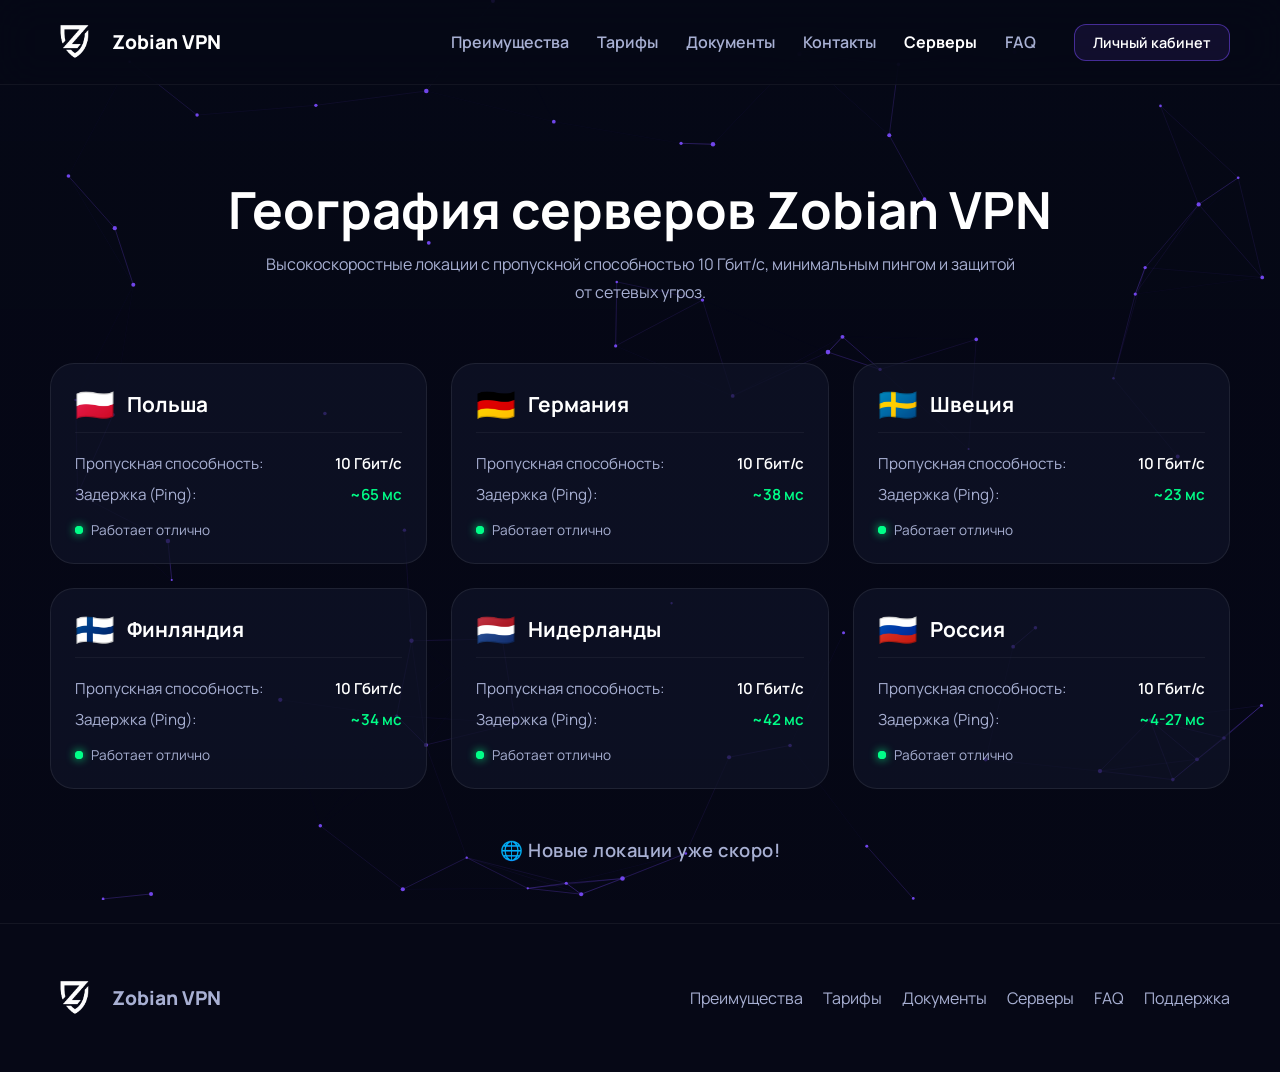
<file: servers.html>
<!DOCTYPE html>
<html lang="ru">
<head>
  <meta charset="UTF-8" />
  <meta name="viewport" content="width=device-width, initial-scale=1.0" />
  <title>Серверы — Zobian VPN</title>

  <link rel="icon" type="image/png" href="logo.png">

  <link rel="preconnect" href="https://fonts.googleapis.com">
  <link rel="preconnect" href="https://fonts.gstatic.com" crossorigin>
  <link href="https://fonts.googleapis.com/css2?family=Manrope:wght@400;500;700;800&display=swap" rel="stylesheet">
  <link rel="stylesheet" href="style.css">
  <style>
    /* Page specific tweaks for standalone servers view */
    .servers-hero {
      padding: 100px 0 60px;
      text-align: center;
    }
    .coming-soon-text {
      text-align: center;
      margin-top: 48px;
      font-size: 1.15rem;
      font-weight: 600;
      color: var(--muted);
      letter-spacing: 0.5px;
      display: flex;
      align-items: center;
      justify-content: center;
      gap: 10px;
      animation: pulseText 3s infinite ease-in-out;
    }
    @keyframes pulseText {
      0%, 100% { opacity: 0.6; }
      50% { opacity: 0.95; }
    }
  </style>
</head>
<body>
  <canvas id="particles-canvas" aria-hidden="true"></canvas>
  <div class="noise"></div>
  <header>
    <div class="container nav">
      <div class="logo" onclick="window.location.href='index.html';" style="cursor:pointer;">
        <div class="logo-box">
          <img src="logo.png" alt="logo" style="width:100%;height:100%;object-fit:contain;" onerror="this.style.display='none'; this.parentNode.innerHTML='ZB';">
        </div>
        <span>Zobian VPN</span>
      </div>
      <div class="nav-links" id="navLinks">
        <a href="index.html#features">Преимущества</a>
        <a href="index.html#pricing">Тарифы</a>
        <a href="index.html#docs">Документы</a>
        <a href="index.html#contact">Контакты</a>
        <a href="servers.html" class="active">Серверы</a>
        <a href="faq.html">FAQ</a>
        <a href="https://miniapp.zobian.pro/" class="btn-cabinet">Личный кабинет</a>
      </div>
      <button class="burger" id="burgerBtn" onclick="document.getElementById('navLinks').classList.toggle('active'); this.classList.toggle('active');">
        <span></span>
        <span></span>
        <span></span>
      </button>
    </div>
  </header>

  <main class="servers-hero">
    <div class="container">
      <h1 class="section-title">География серверов Zobian VPN</h1>
      <p class="section-subtitle">Высокоскоростные локации с пропускной способностью 10 Гбит/с, минимальным пингом и защитой от сетевых угроз.</p>
      
      <div class="servers-grid">
        <div class="server-card">
          <div class="server-header">
            <span class="server-flag">🇵🇱</span>
            <span class="server-name">Польша</span>
          </div>
          <div class="server-info">
            <div class="info-row">
              <span class="info-label">Пропускная способность:</span>
              <span class="info-value">10 Гбит/с</span>
            </div>
            <div class="info-row">
              <span class="info-label">Задержка (Ping):</span>
              <span class="info-value ping-low">~65 мс</span>
            </div>
          </div>
          <div class="server-status">
            <span class="status-dot"></span>
            <span class="status-text">Работает отлично</span>
          </div>
        </div>

        <div class="server-card">
          <div class="server-header">
            <span class="server-flag">🇩🇪</span>
            <span class="server-name">Германия</span>
          </div>
          <div class="server-info">
            <div class="info-row">
              <span class="info-label">Пропускная способность:</span>
              <span class="info-value">10 Гбит/с</span>
            </div>
            <div class="info-row">
              <span class="info-label">Задержка (Ping):</span>
              <span class="info-value ping-low">~38 мс</span>
            </div>
          </div>
          <div class="server-status">
            <span class="status-dot"></span>
            <span class="status-text">Работает отлично</span>
          </div>
        </div>

        <div class="server-card">
          <div class="server-header">
            <span class="server-flag">🇸🇪</span>
            <span class="server-name">Швеция</span>
          </div>
          <div class="server-info">
            <div class="info-row">
              <span class="info-label">Пропускная способность:</span>
              <span class="info-value">10 Гбит/с</span>
            </div>
            <div class="info-row">
              <span class="info-label">Задержка (Ping):</span>
              <span class="info-value ping-low">~23 мс</span>
            </div>
          </div>
          <div class="server-status">
            <span class="status-dot"></span>
            <span class="status-text">Работает отлично</span>
          </div>
        </div>

        <div class="server-card">
          <div class="server-header">
            <span class="server-flag">🇫🇮</span>
            <span class="server-name">Финляндия</span>
          </div>
          <div class="server-info">
            <div class="info-row">
              <span class="info-label">Пропускная способность:</span>
              <span class="info-value">10 Гбит/с</span>
            </div>
            <div class="info-row">
              <span class="info-label">Задержка (Ping):</span>
              <span class="info-value ping-low">~34 мс</span>
            </div>
          </div>
          <div class="server-status">
            <span class="status-dot"></span>
            <span class="status-text">Работает отлично</span>
          </div>
        </div>

        <div class="server-card">
          <div class="server-header">
            <span class="server-flag">🇳🇱</span>
            <span class="server-name">Нидерланды</span>
          </div>
          <div class="server-info">
            <div class="info-row">
              <span class="info-label">Пропускная способность:</span>
              <span class="info-value">10 Гбит/с</span>
            </div>
            <div class="info-row">
              <span class="info-label">Задержка (Ping):</span>
              <span class="info-value ping-low">~42 мс</span>
            </div>
          </div>
          <div class="server-status">
            <span class="status-dot"></span>
            <span class="status-text">Работает отлично</span>
          </div>
        </div>

        <div class="server-card">
          <div class="server-header">
            <span class="server-flag">🇷🇺</span>
            <span class="server-name">Россия</span>
          </div>
          <div class="server-info">
            <div class="info-row">
              <span class="info-label">Пропускная способность:</span>
              <span class="info-value">10 Гбит/с</span>
            </div>
            <div class="info-row">
              <span class="info-label">Задержка (Ping):</span>
              <span class="info-value ping-low">~4-27 мс</span>
            </div>
          </div>
          <div class="server-status">
            <span class="status-dot"></span>
            <span class="status-text">Работает отлично</span>
          </div>
        </div>
      </div>
      <div class="coming-soon-text">
        🌐 Новые локации уже скоро!
      </div>
    </div>
  </main>

  <footer>
    <div class="container footer-grid">
      <div class="footer-brand">
        <div class="logo">
          <div class="logo-box">
            <img src="logo.png" alt="logo" style="width:100%;height:100%;object-fit:contain;" onerror="this.style.display='none'; this.parentNode.innerHTML='ZB';">
          </div>
          <span>Zobian VPN</span>
        </div>
      </div>
      <div class="footer-links">
        <a href="index.html#features">Преимущества</a>
        <a href="index.html#pricing">Тарифы</a>
        <a href="index.html#docs">Документы</a>
        <a href="servers.html">Серверы</a>
        <a href="faq.html">FAQ</a>
        <a href="https://t.me/maineex" target="_blank">Поддержка</a>
      </div>
    </div>
  </footer>

  <a href="https://miniapp.zobian.pro/subscription/purchase" class="floating-cta" id="floatingCTA">Оформить Zobian VPN</a>
  <script src="particles.js?v=1.1"></script>
</body>
</html>
</file>
<file: style.css>
:root {
  --bg: #060816;
  --card: rgba(16, 20, 40, .72);
  --accent: #7c4dff;
  --accent2: #b388ff;
  --text: #fff;
  --muted: #a8b0d3;
  --border: rgba(255, 255, 255, .08);
  --glow: 0 0 40px rgba(124, 77, 255, .45);
}

* {
  margin: 0;
  padding: 0;
  box-sizing: border-box;
  scroll-behavior: smooth;
}

#features,
#pricing,
#servers,
#docs,
#contact {
  scroll-margin-top: 100px; /* Offset scroll target position so headers are not covered by sticky menu */
}

body {
  font-family: 'Manrope', sans-serif;
  background: var(--bg);
  color: var(--text);
  overflow-x: hidden;
}

body::before {
  content: '';
  position: fixed;
  inset: 0;
  background: linear-gradient(rgba(6, 8, 22, .86), rgba(6, 8, 22, .92)),
    url('https://static.tildacdn.com/tild3466-6138-4539-a432-623631313037/80534_1.jpg') center/cover no-repeat;
  z-index: -2;
}

.noise {
  position: fixed;
  inset: 0;
  pointer-events: none;
  opacity: .03;
  background-image: url('data:image/svg+xml,%3Csvg viewBox='0 0 200 200' xmlns='http://www.w3.org/2000/svg'%3E%3Cfilter id='noise'%3E%3CfeTurbulence type='fractalNoise' baseFrequency='0.8' numOctaves='3' stitchTiles='stitch'/%3E%3C/filter%3E%3Crect width='100%25' height='100%25' filter='url(%23noise)'/%3E%3C/svg%3E');
  z-index: 999;
}

.container {
  width: min(1180px, calc(100% - 40px));
  margin: 0 auto;
}

header {
  position: sticky;
  top: 0;
  z-index: 100;
  backdrop-filter: blur(20px);
  background: rgba(6, 8, 22, .45);
  border-bottom: 1px solid rgba(255, 255, 255, .05);
}

.nav {
  display: flex;
  justify-content: space-between;
  align-items: center;
  padding: 18px 0;
}

.logo {
  display: flex;
  align-items: center;
  gap: 14px;
  font-size: 1.2rem;
  font-weight: 800;
}

.logo-box {
  width: 48px;
  height: 48px;
  display: flex;
  align-items: center;
  justify-content: center;
  overflow: hidden;
}

.nav-links {
  display: flex;
  gap: 28px;
  align-items: center;
}

.nav-links a {
  color: var(--muted);
  text-decoration: none;
  font-weight: 600;
  transition: .25s;
}

.nav-links a:hover {
  color: #fff;
}

.nav-links a.active {
  color: #fff !important;
  font-weight: 700 !important;
}

.burger {
  display: none;
  font-size: 1.8rem;
  cursor: pointer;
}

.btn {
  display: inline-flex;
  align-items: center;
  justify-content: center;
  padding: 14px 26px;
  border-radius: 16px;
  font-weight: 700;
  text-decoration: none;
  transition: .3s;
}

.btn-primary {
  background: linear-gradient(135deg, var(--accent), var(--accent2));
  color: #fff;
  box-shadow: var(--glow);
}

.btn-primary:hover {
  transform: translateY(-3px) scale(1.03);
}

.hero {
  padding: 120px 0 100px;
}

.hero-grid {
  display: grid;
  grid-template-columns: 1.2fr 1fr;
  gap: 60px;
  align-items: center;
}

.badge {
  display: inline-flex;
  padding: 10px 18px;
  border-radius: 999px;
  background: rgba(255, 255, 255, .05);
  border: 1px solid rgba(255, 255, 255, .08);
  margin-bottom: 24px;
  color: var(--muted);
  animation: fadeUp .8s ease forwards;
}

h1 {
  font-size: clamp(3rem, 6vw, 6rem);
  line-height: .95;
  margin-bottom: 26px;
  animation: fadeUp .9s ease forwards;
}

.gradient {
  background: linear-gradient(135deg, #fff, #b388ff, #a56eff);
  -webkit-background-clip: text;
  -webkit-text-fill-color: transparent;
}

.hero p {
  font-size: 1.15rem;
  line-height: 1.8;
  color: var(--muted);
  margin-bottom: 34px;
  max-width: 640px;
  animation: fadeUp 1s ease forwards;
}

.hero-actions {
  display: flex;
  gap: 16px;
  flex-wrap: wrap;
  animation: fadeUp 1.1s ease forwards;
}

.glass-card {
  background: var(--card);
  border: 1px solid var(--border);
  border-radius: 30px;
  padding: 34px;
  backdrop-filter: blur(20px);
  box-shadow: 0 20px 80px rgba(0, 0, 0, .45);
  animation: pulseGlow 6s ease-in-out infinite;
}

.stats {
  display: grid;
  grid-template-columns: repeat(2, 1fr);
  gap: 16px;
  margin-top: 24px;
}

.stat {
  padding: 20px;
  border-radius: 20px;
  background: rgba(255, 255, 255, .03);
  border: 1px solid rgba(255, 255, 255, .05);
}

.section {
  padding: 100px 0;
}

.section-title {
  font-size: clamp(2rem, 4vw, 3.4rem);
  text-align: center;
  margin-bottom: 16px;
}

.section-subtitle {
  text-align: center;
  max-width: 760px;
  margin: 0 auto 56px;
  line-height: 1.8;
  color: var(--muted);
}

.features-grid,
.pricing-grid {
  display: grid;
  grid-template-columns: repeat(auto-fit, minmax(240px, 1fr));
  gap: 22px;
}

.feature-card,
.price-card,
.support-card {
  background: rgba(255, 255, 255, .03);
  border: 1px solid rgba(255, 255, 255, .07);
  border-radius: 28px;
  padding: 30px;
  backdrop-filter: blur(16px);
  transition: .35s;
}

.feature-card:hover,
.support-card:hover {
  transform: translateY(-8px);
  box-shadow: var(--glow);
}

.feature-icon {
  width: 60px;
  height: 60px;
  border-radius: 18px;
  display: flex;
  align-items: center;
  justify-content: center;
  font-size: 1.5rem;
  background: transparent;
  margin-bottom: 20px;
}

.price-card {
  position: relative;
  overflow: hidden;
  text-decoration: none;
  color: inherit;
  display: flex;
  flex-direction: column;
  justify-content: space-between;
}

.price-card:hover {
  transform: translateY(-12px) scale(1.02);
  box-shadow: var(--glow);
}

.price-card .btn-select {
  margin-top: 20px;
  padding: 12px 0;
  border-radius: 14px;
  border: 1px solid rgba(255, 255, 255, 0.08);
  background: rgba(255, 255, 255, 0.02);
  color: var(--muted);
  text-align: center;
  font-weight: 700;
  transition: 0.3s;
}

.price-card:hover .btn-select {
  border-color: var(--accent);
  background: rgba(124, 77, 255, 0.1);
  color: #fff;
}

.price-card.popular .btn-select {
  border-color: rgba(124, 77, 255, 0.4);
  background: rgba(124, 77, 255, 0.15);
  color: #fff;
}

.price-card.popular:hover .btn-select {
  background: var(--accent);
  box-shadow: 0 0 15px rgba(124, 77, 255, 0.4);
}

.popular {
  border: 1px solid rgba(124, 77, 255, .5);
  background: linear-gradient(180deg, rgba(124, 77, 255, .18), rgba(255, 255, 255, .03));
}

.popular::before {
  content: '';
  position: absolute;
  inset: -40%;
  background: radial-gradient(circle, rgba(124, 77, 255, .18), transparent 60%);
  animation: spin 10s linear infinite;
}

.popular-badge {
  position: absolute;
  top: 18px;
  right: 18px;
  padding: 8px 14px;
  border-radius: 999px;
  background: linear-gradient(135deg, var(--accent), var(--accent2));
  font-size: .8rem;
  font-weight: 700;
}

.price {
  font-size: 3rem;
  font-weight: 800;
  margin: 16px 0 22px;
}

.price-card ul {
  list-style: none;
  margin-bottom: 26px
}

.price-card li {
  padding: 10px 0;
  color: var(--muted);
  border-bottom: 1px solid rgba(255, 255, 255, .05);
}

.cta-box {
  padding: 70px 40px;
  text-align: center;
  border-radius: 28px;
  background: rgba(255, 255, 255, .03);
  backdrop-filter: blur(16px);
  border: 1px solid rgba(255, 255, 255, .07);
}

.accordion {
  background: rgba(255, 255, 255, .03);
  border: 1px solid rgba(255, 255, 255, .08);
  border-radius: 24px;
  padding: 24px;
  margin-bottom: 18px;
  backdrop-filter: blur(14px);
}

.accordion summary {
  cursor: pointer;
  font-size: 1.15rem;
  font-weight: 700;
}

.accordion-content {
  margin-top: 20px;
  line-height: 1.8;
  color: var(--muted);
}

.support-grid {
  display: grid;
  grid-template-columns: repeat(auto-fit, minmax(260px, 1fr));
  gap: 22px;
}

.support-card {
  text-decoration: none;
  text-align: center;
}

footer {
  padding: 50px 0;
  border-top: 1px solid rgba(255, 255, 255, .06);
  color: var(--muted);
}

.footer-grid {
  display: flex;
  justify-content: space-between;
  align-items: center;
  gap: 30px;
  flex-wrap: wrap;
}

.footer-links {
  display: flex;
  gap: 20px;
  flex-wrap: wrap;
}

.footer-links a {
  color: var(--muted);
  text-decoration: none
}

.footer-links a:hover {
  color: #fff
}

@keyframes fadeUp {
  from {
    opacity: 0;
    transform: translateY(30px)
  }
  to {
    opacity: 1;
    transform: translateY(0)
  }
}

@keyframes pulseGlow {

  0%,
  100% {
    box-shadow: 0 20px 80px rgba(0, 0, 0, .45), 0 0 40px rgba(124, 77, 255, .2)
  }

  50% {
    box-shadow: 0 20px 100px rgba(0, 0, 0, .45), 0 0 60px rgba(124, 77, 255, .35)
  }
}

@keyframes spin {
  from {
    transform: rotate(0)
  }
  to {
    transform: rotate(360deg)
  }
}

/* TRUST BLOCK */

.trust-grid {
  display: grid;
  grid-template-columns: repeat(auto-fit, minmax(220px, 1fr));
  gap: 24px;
  margin: 42px auto 42px;
  max-width: 900px;
}

.trust-card {
  position: relative;
  overflow: hidden;
  padding: 30px 24px;
  border-radius: 30px;
  background: linear-gradient(180deg,
      rgba(255, 255, 255, .08),
      rgba(255, 255, 255, .03));
  border: 1px solid rgba(255, 255, 255, .08);
  backdrop-filter: blur(18px);
  transition: .45s cubic-bezier(.2, .8, .2, 1);
  isolation: isolate;
}

.trust-card::before {
  content: '';
  position: absolute;
  inset: -1px;
  border-radius: 30px;
  padding: 1px;
  background: linear-gradient(135deg,
      rgba(124, 77, 255, .8),
      rgba(124, 77, 255, .55),
      transparent 65%);
  -webkit-mask: linear-gradient(#000 0 0) content-box,
    linear-gradient(#000 0 0);
  -webkit-mask-composite: xor;
  mask-composite: exclude;
  opacity: .8;
}

.trust-card::after {
  content: '';
  position: absolute;
  width: 240px;
  height: 240px;
  background: radial-gradient(circle,
      rgba(124, 77, 255, .22),
      transparent 70%);
  top: -100px;
  right: -100px;
  z-index: -1;
  transition: .5s;
}

.trust-card:hover {
  transform: translateY(-12px) scale(1.035);
  box-shadow: 0 10px 50px rgba(124, 77, 255, .28),
    0 0 120px rgba(124, 77, 255, .14);
  border-color: rgba(255, 255, 255, .16);
}

.trust-card:hover::after {
  transform: scale(1.25);
  opacity: 1;
}

.trust-icon {
  width: 78px;
  height: 78px;
  margin-bottom: 22px;
  border-radius: 24px;
  display: flex;
  align-items: center;
  justify-content: center;
  font-size: 2.1rem;
  background: linear-gradient(135deg,
      rgba(124, 77, 255, .38),
      rgba(124, 77, 255, .22));
  box-shadow: 0 0 35px rgba(124, 77, 255, .28),
    inset 0 0 24px rgba(255, 255, 255, .08);
}

.trust-title {
  font-size: 1.08rem;
  font-weight: 800;
  margin-bottom: 10px;
}

.trust-text {
  color: var(--muted);
  line-height: 1.7;
  font-size: .95rem;
}

.telegram-btn {
  position: relative;
  overflow: hidden;
  padding: 18px 40px;
  font-size: 1.08rem;
  border-radius: 22px;
  background: linear-gradient(135deg,
      #7c4dff,
      #b388ff);
  box-shadow: 0 0 35px rgba(124, 77, 255, .38),
    0 0 100px rgba(124, 77, 255, .18);
  transition: .4s;
}

.telegram-btn:hover {
  transform: translateY(-5px) scale(1.04);
  box-shadow: 0 0 55px rgba(124, 77, 255, .55),
    0 0 140px rgba(124, 77, 255, .28);
}

.telegram-btn::before {
  content: '';
  position: absolute;
  top: 0;
  left: -130%;
  width: 100%;
  height: 100%;
  background: linear-gradient(90deg,
      transparent,
      rgba(255, 255, 255, .28),
      transparent);
  transition: .8s;
}

.telegram-btn:hover::before {
  left: 130%;
}

@media(max-width:900px) {
  .hero {
    padding: 50px 0 40px
  }
  .hero-grid {
    grid-template-columns: 1fr
  }
  .pricing-grid {
    grid-template-columns: repeat(2, 1fr);
    gap: 12px
  }
  .price-card {
    padding: 18px;
    text-align: center
  }

  .price {
    font-size: 2rem;
    margin: 12px 0 0
  }
  .popular-badge {
    position: static;
    display: block;
    text-align: center;
    margin: 8px 0 0;
    font-size: .75rem
  }
  .popular::before {
    display: none
  }
  .popular {
    border: none;
    box-shadow: 0 0 20px rgba(124, 77, 255, .15)
  }
  .nav-links {
    position: absolute;
    top: 80px;
    right: 20px;
    background: rgba(10, 12, 28, .95);
    border: 1px solid rgba(255, 255, 255, .08);
    border-radius: 20px;
    padding: 20px;
    flex-direction: column;
    display: none;
  }
  .nav-links.active {
    display: flex
  }
  .burger {
    display: block
  }
}

@keyframes pulseInfinity {

  0%,
  100% {
    transform: scale(1);
    filter: drop-shadow(0 0 0 rgba(124, 77, 255, .2));
  }

  50% {
    transform: scale(1.08);
    filter: drop-shadow(0 0 18px rgba(124, 77, 255, .55));
  }
}

.infinity-stat {
  position: relative;
  overflow: hidden;
}

.infinity-stat h3 {
  position: relative;
  z-index: 2;
  font-size: 3rem;
}

.infinity-bg {
  position: absolute;
  top: -22px;
  right: -8px;
  font-size: 7rem;
  font-weight: 800;
  line-height: 1;
  background: linear-gradient(135deg, #b388ff, #a56eff);
  -webkit-background-clip: text;
  -webkit-text-fill-color: transparent;
  opacity: .16;
  pointer-events: none;
  animation: infinityFloat 1.8s ease-in-out infinite;
}

@keyframes infinityFloat {

  0%,
  100% {
    transform: translateY(0px) scale(1);
    opacity: .14;
  }

  50% {
    transform: translateY(-6px) scale(1.06);
    opacity: .24;
  }
}

.stat.mini {
  display: flex;
  align-items: center;
  gap: 12px;
  padding: 16px;
  border-radius: 16px;
  background: rgba(255, 255, 255, .03);
  border: 1px solid rgba(255, 255, 255, .06);
  transition: .3s;
}

.stat.mini:hover {
  transform: translateY(-4px);
  border-color: rgba(255, 255, 255, .14);
}

.stat .icon {
  font-size: 1.3rem;
  opacity: .9;
  filter: grayscale(1) brightness(2);
}

.stat .value {
  font-size: 1.1rem;
  font-weight: 700;
  color: #fff;
}

.stat .label {
  font-size: .85rem;
  color: var(--muted);
}

.icon {
  display: inline-block;
  animation: rotateSoft 4s ease-in-out infinite;
  transform-origin: center;
}

@keyframes rotateSoft {
  0% {
    transform: rotate(-10deg);
  }
  50% {
    transform: rotate(10deg);
  }
  100% {
    transform: rotate(-10deg);
  }
}

.stat.mini:hover .icon {
  animation-duration: 1.5s;
}

.trust-card {
  display: flex;
  flex-direction: column;
  align-items: center;
  text-align: center;
}

.trust-icon {
  margin: 0 auto 22px;
}

/* CABINET BUTTON */
.btn-cabinet {
  border: 1px solid rgba(124, 77, 255, 0.5);
  background: rgba(124, 77, 255, 0.1);
  color: #fff !important;
  padding: 8px 18px !important;
  border-radius: 12px !important;
  font-size: 0.9rem;
  margin-left: 10px;
  text-decoration: none;
  font-weight: 700;
  transition: .3s;
  display: inline-flex;
  align-items: center;
  justify-content: center;
}
.btn-cabinet:hover {
  background: var(--accent) !important;
  box-shadow: 0 0 15px rgba(124, 77, 255, 0.4);
  transform: translateY(-1px);
}
@media (max-width: 900px) {
  .btn-cabinet {
    margin-left: 0;
    margin-top: 10px;
    width: 100%;
    text-align: center;
  }
}

/* PARTICLES CANVAS */
#particles-canvas {
  position: fixed;
  top: 0;
  left: 0;
  width: 100%;
  height: 100%;
  z-index: -1;
  pointer-events: none;
  display: block;
}

/* CTA ACTIONS BLOCK */
.cta-buttons {
  display: flex;
  gap: 16px;
  justify-content: center;
  flex-wrap: wrap;
  margin-top: 20px;
}

.cta-cabinet-btn {
  position: relative;
  overflow: hidden;
  padding: 18px 40px;
  font-size: 1.08rem;
  border-radius: 22px;
  border: 1px solid rgba(124, 77, 255, 0.4);
  background: rgba(124, 77, 255, 0.05);
  color: #fff;
  box-shadow: 0 0 25px rgba(124, 77, 255, 0.15);
  transition: .4s;
  display: inline-flex;
  align-items: center;
  justify-content: center;
  text-decoration: none;
  font-weight: 700;
}

.cta-cabinet-btn:hover {
  transform: translateY(-5px) scale(1.04);
  background: rgba(124, 77, 255, 0.15);
  border-color: rgba(124, 77, 255, 0.8);
  box-shadow: 0 0 45px rgba(124, 77, 255, 0.35);
}

.cta-cabinet-btn::before {
  content: '';
  position: absolute;
  top: 0;
  left: -130%;
  width: 100%;
  height: 100%;
  background: linear-gradient(90deg,
      transparent,
      rgba(255, 255, 255, 0.2),
      transparent);
  transition: .8s;
}

.cta-cabinet-btn:hover::before {
  left: 130%;
}

@media (max-width: 900px) {
  .cta-buttons {
    flex-direction: column;
    align-items: center;
    width: 100%;
    max-width: 380px;
    margin: 20px auto 0;
  }
  .telegram-btn,
  .cta-cabinet-btn {
    width: 100% !important;
    text-align: center;
    box-sizing: border-box;
    justify-content: center;
    display: inline-flex;
  }
}

/* ==========================================
   MOBILE & UI UX IMPROVEMENTS (STICKY, BURGER, ACCORDION, FLOATING CTA)
   ========================================== */

/* 1. Glassmorphic header sticky updates */
header {
  position: sticky;
  top: 0;
  z-index: 10000;
  backdrop-filter: blur(20px);
  -webkit-backdrop-filter: blur(20px);
  background: rgba(6, 8, 22, 0.75);
  border-bottom: 1px solid rgba(255, 255, 255, 0.05);
  transition: background 0.3s, border-color 0.3s;
}

/* 2. Burger Button custom animated element styling */
.burger {
  display: none;
  background: none;
  border: none;
  cursor: pointer;
  z-index: 101;
  width: 24px;
  height: 24px;
  position: relative;
  outline: none;
}

.burger span {
  display: block;
  position: absolute;
  height: 2px;
  width: 100%;
  background: #fff;
  border-radius: 2px;
  opacity: 1;
  left: 0;
  transform: rotate(0deg);
  transition: .25s ease-in-out;
}

.burger span:nth-child(1) {
  top: 4px;
}

.burger span:nth-child(2) {
  top: 11px;
}

.burger span:nth-child(3) {
  top: 18px;
}

/* Active states (transforms to X) */
.burger.active span:nth-child(1) {
  top: 11px;
  transform: rotate(45deg);
}

.burger.active span:nth-child(2) {
  opacity: 0;
  left: -60px;
}

.burger.active span:nth-child(3) {
  top: 11px;
  transform: rotate(-45deg);
}

@media (max-width: 900px) {
  .burger {
    display: block;
  }
}

/* 3. Drop-down Menu animation updates on mobile */
@media (max-width: 900px) {
  .nav {
    position: relative;
  }
  .nav-links {
    position: absolute !important;
    top: 100%; /* aligns exactly below the header container */
    left: 0 !important;
    right: 0 !important;
    width: auto !important;
    height: 0;
    max-height: 0;
    background: #060816 !important; /* solid background to prevent page text overlay */
    border-bottom: 1px solid transparent;
    border-top: 1px solid transparent;
    border-radius: 0 0 20px 20px !important; /* rounded bottom corners for premium floating feel */
    padding: 0 20px;
    flex-direction: column;
    display: flex !important;
    overflow: hidden;
    transition: all 0.4s cubic-bezier(0.16, 1, 0.3, 1), visibility 0.4s;
    opacity: 0;
    pointer-events: none;
    z-index: 99;
    box-shadow: 0 20px 40px rgba(0, 0, 0, 0.6);
    visibility: hidden;
  }

  .nav-links.active {
    height: auto;
    max-height: 100vh;
    padding: 30px 20px 40px !important; /* added bottom padding to prevent button cutoff */
    opacity: 1;
    pointer-events: auto;
    border-bottom: 1px solid rgba(255, 255, 255, 0.08);
    border-top: 1px solid rgba(255, 255, 255, 0.03);
    visibility: visible;
  }

  .nav-links a:not(.btn-cabinet) {
    font-size: 1.15rem;
    font-weight: 600;
    width: 100%;
    text-align: center;
    padding: 16px 0;
    border-bottom: 1px solid rgba(255, 255, 255, 0.04);
    color: var(--muted);
    text-decoration: none;
    transition: background 0.2s, color 0.2s;
  }

  .nav-links a:not(.btn-cabinet):hover {
    color: #fff;
    background: rgba(255, 255, 255, 0.02);
  }

  .nav-links a:not(.btn-cabinet):last-of-type {
    border-bottom: none;
  }

  .nav-links a.btn-cabinet {
    display: flex !important; /* flex layout to prevent browser rendering cutoff */
    align-items: center;
    justify-content: center;
    width: 100%;
    margin-top: 20px;
    margin-bottom: 10px;
    margin-left: 0;
    box-sizing: border-box;
    border: 1px solid rgba(124, 77, 255, 0.5) !important;
    border-radius: 12px !important;
    padding: 14px 18px !important;
    font-size: 1.05rem;
  }
}

/* 4. Section padding optimization on mobile */
@media (max-width: 900px) {
  .section {
    padding: 55px 0 !important;
  }
}

/* 5. Smooth FAQ accordions updates */
.accordion summary::-webkit-details-marker {
  display: none;
}

.accordion summary {
  list-style: none;
  display: flex;
  justify-content: space-between;
  align-items: center;
  outline: none;
  padding-right: 4px;
}

.accordion summary::after {
  content: '+';
  font-size: 1.6rem;
  font-weight: 300;
  color: var(--accent);
  transition: transform 0.3s cubic-bezier(0.4, 0, 0.2, 1);
}

.accordion[open] summary::after {
  transform: rotate(45deg);
}

.accordion-content {
  margin-top: 16px;
  line-height: 1.8;
  color: var(--muted);
  animation: smoothSlideDown 0.3s cubic-bezier(0.16, 1, 0.3, 1);
  transform-origin: top;
}

@keyframes smoothSlideDown {
  from {
    opacity: 0;
    transform: translateY(-10px) scaleY(0.95);
  }
  to {
    opacity: 1;
    transform: translateY(0) scaleY(1);
  }
}

/* 6. Floating conversion CTA button on mobile */
.floating-cta {
  position: fixed;
  bottom: 20px;
  left: 50%;
  transform: translateX(-50%) translateY(100px);
  z-index: 999;
  width: calc(100% - 32px);
  max-width: 360px;
  padding: 16px 20px;
  border-radius: 18px;
  background: linear-gradient(135deg, #7c4dff, #b388ff);
  color: #fff;
  font-weight: 700;
  font-size: 1.05rem;
  text-align: center;
  text-decoration: none;
  box-shadow: 0 8px 30px rgba(124, 77, 255, 0.45);
  transition: transform 0.4s cubic-bezier(0.16, 1, 0.3, 1), opacity 0.3s;
  opacity: 0;
  pointer-events: none;
  display: none;
}

.floating-cta.visible {
  transform: translateX(-50%) translateY(0);
  opacity: 1;
  pointer-events: auto;
}

@media (max-width: 900px) {
  .floating-cta {
    display: block; /* Show only on mobile screens */
  }
}

/* 7. Servers block styling */
.servers-grid {
  display: grid;
  grid-template-columns: repeat(auto-fit, minmax(280px, 1fr));
  gap: 24px;
  margin-top: 40px;
}

.server-card {
  background: var(--card);
  border: 1px solid var(--border);
  border-radius: 24px;
  padding: 24px;
  position: relative;
  overflow: hidden;
  transition: transform 0.3s, border-color 0.3s, box-shadow 0.3s;
}

.server-card:hover {
  transform: translateY(-8px);
  border-color: rgba(124, 77, 255, 0.4);
  box-shadow: 0 10px 40px rgba(124, 77, 255, 0.15);
}

.server-header {
  display: flex;
  align-items: center;
  gap: 12px;
  margin-bottom: 20px;
  border-bottom: 1px solid rgba(255, 255, 255, 0.05);
  padding-bottom: 12px;
}

.server-flag {
  font-size: 2rem;
  line-height: 1;
}

.server-name {
  font-size: 1.3rem;
  font-weight: 700;
  color: #fff;
}

.server-info {
  display: flex;
  flex-direction: column;
  gap: 10px;
  margin-bottom: 16px;
}

.info-row {
  display: flex;
  justify-content: space-between;
  font-size: 0.95rem;
}

.info-label {
  color: var(--muted);
}

.info-value {
  color: #fff;
  font-weight: 600;
}

.info-value.ping-low {
  color: #00ff88;
}

.server-load-bar {
  height: 6px;
  background: rgba(255, 255, 255, 0.05);
  border-radius: 3px;
  overflow: hidden;
  margin-bottom: 16px;
}

.load-fill {
  height: 100%;
  border-radius: 3px;
  background: linear-gradient(90deg, #7c4dff, #b388ff);
  transition: width 1s ease-in-out;
}

.server-status {
  display: flex;
  align-items: center;
  gap: 8px;
  font-size: 0.85rem;
  color: var(--muted);
}

.status-dot {
  width: 8px;
  height: 8px;
  border-radius: 50%;
  background: #00ff88;
  box-shadow: 0 0 10px #00ff88;
  position: relative;
}

.status-dot::after {
  content: '';
  position: absolute;
  top: 0;
  left: 0;
  width: 100%;
  height: 100%;
  border-radius: 50%;
  background: #00ff88;
  animation: pulseDot 2s infinite;
}

@keyframes pulseDot {
  0% {
    transform: scale(1);
    opacity: 0.8;
  }
  100% {
    transform: scale(2.5);
    opacity: 0;
  }
}
</file>
